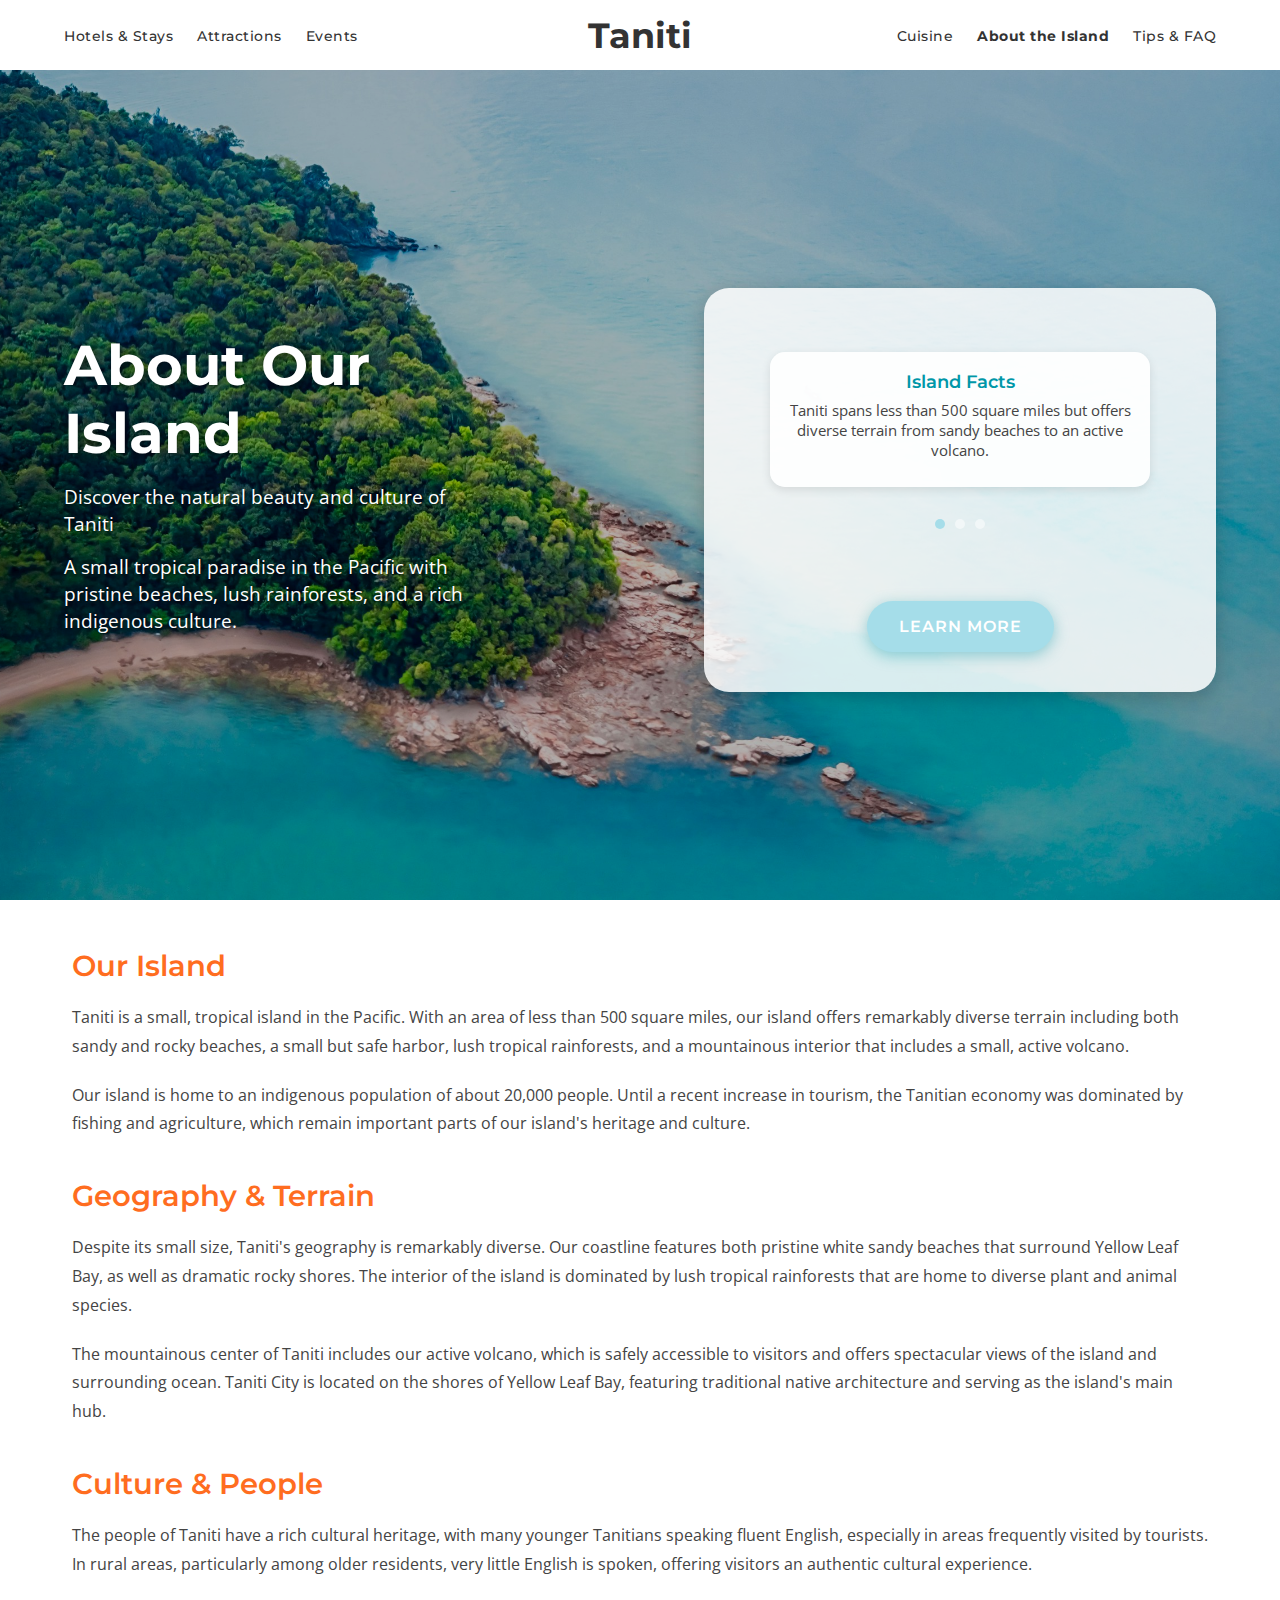
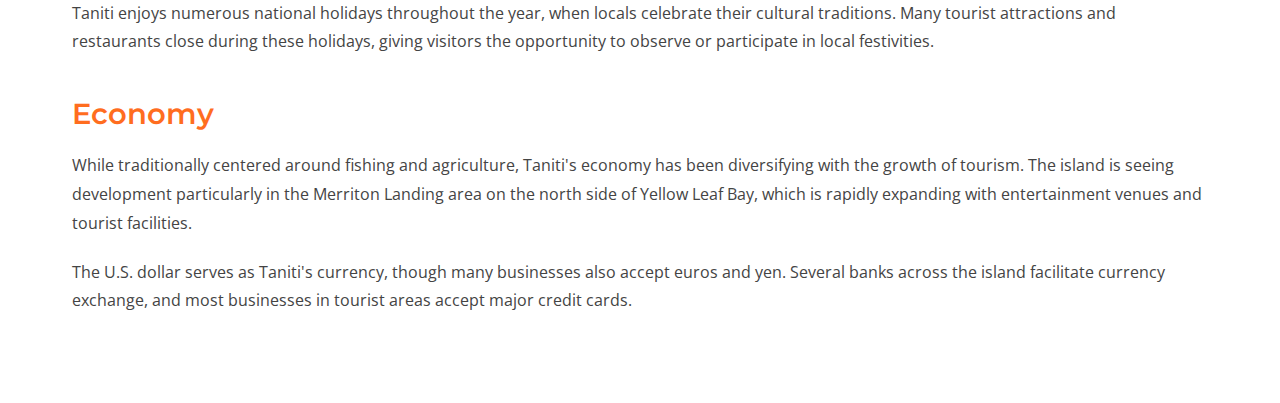
<file: about/index.html>
<!DOCTYPE html>
<html lang="en">
<head>
    <meta charset="UTF-8">
    <meta name="viewport" content="width=device-width, initial-scale=1.0">
    <title>About Taniti - Discover Our Island</title>
    <link rel="stylesheet" href="../assets/styles.css">
    <link rel="stylesheet" href="https://cdnjs.cloudflare.com/ajax/libs/font-awesome/6.0.0/css/all.min.css">
    <script src="../assets/navbar.js" defer></script>
</head>
<body>
    <nav class="navbar">
        <div class="navbar-container">
            <ul class="navbar-left">
                <li><a href="../hotels-stays/index.html">Hotels & Stays</a></li>
                <li><a href="../attractions/index.html">Attractions</a></li>
                <li><a href="../events/index.html">Events</a></li>
            </ul>
            <a href="../index.html" class="navbar-brand">Taniti</a>
            <ul class="navbar-right">
                <li><a href="../cuisine/index.html">Cuisine</a></li>
                <li><a href="index.html" class="active">About the Island</a></li>
                <li><a href="../faq/index.html">Tips & FAQ</a></li>
            </ul>
        </div>
    </nav>

    <section class="subpage-hero about-hero">
        <div class="subpage-hero-overlay"></div>
        <div class="subpage-hero-container">
            <div class="subpage-hero-title">
                <h1>About Our Island</h1>
                <p>Discover the natural beauty and culture of Taniti</p>
                <p>A small tropical paradise in the Pacific with pristine beaches, lush rainforests, and a rich indigenous culture.</p>
            </div>
            <div class="subpage-hero-content-box">
                <div class="info-carousel">
                    <div class="carousel-item active">
                        <h3>Island Facts</h3>
                        <p>Taniti spans less than 500 square miles but offers diverse terrain from sandy beaches to an active volcano.</p>
                    </div>
                    <div class="carousel-item">
                        <h3>Local Culture</h3>
                        <p>Our indigenous population of 20,000 people maintains rich cultural traditions while embracing sustainable tourism.</p>
                    </div>
                    <div class="carousel-item">
                        <h3>Island Economy</h3>
                        <p>Traditionally centered on fishing and agriculture, our economy is now diversifying with growing tourism opportunities.</p>
                    </div>
                    <div class="carousel-dots">
                        <div class="carousel-dot active" data-index="0"></div>
                        <div class="carousel-dot" data-index="1"></div>
                        <div class="carousel-dot" data-index="2"></div>
                    </div>
                </div>
                
                <a href="#content" class="cta-btn">Learn More</a>
            </div>
        </div>
    </section>

    <section id="content" class="subpage-main-content">
        <div class="container">
            <div class="content-block">
                <h2 class="content-heading">Our Island</h2>
                <p class="content-text">
                    Taniti is a small, tropical island in the Pacific. With an area of less than 500 square miles, our island offers remarkably diverse terrain including both sandy and rocky beaches, a small but safe harbor, lush tropical rainforests, and a mountainous interior that includes a small, active volcano.
                </p>
                <p class="content-text">
                    Our island is home to an indigenous population of about 20,000 people. Until a recent increase in tourism, the Tanitian economy was dominated by fishing and agriculture, which remain important parts of our island's heritage and culture.
                </p>
            </div>
            
            <div class="content-block">
                <h2 class="content-heading">Geography & Terrain</h2>
                <p class="content-text">
                    Despite its small size, Taniti's geography is remarkably diverse. Our coastline features both pristine white sandy beaches that surround Yellow Leaf Bay, as well as dramatic rocky shores. The interior of the island is dominated by lush tropical rainforests that are home to diverse plant and animal species.
                </p>
                <p class="content-text">
                    The mountainous center of Taniti includes our active volcano, which is safely accessible to visitors and offers spectacular views of the island and surrounding ocean. Taniti City is located on the shores of Yellow Leaf Bay, featuring traditional native architecture and serving as the island's main hub.
                </p>
            </div>
            
            <div class="content-block">
                <h2 class="content-heading">Culture & People</h2>
                <p class="content-text">
                    The people of Taniti have a rich cultural heritage, with many younger Tanitians speaking fluent English, especially in areas frequently visited by tourists. In rural areas, particularly among older residents, very little English is spoken, offering visitors an authentic cultural experience.
                </p>
                <p class="content-text">
                    Taniti enjoys numerous national holidays throughout the year, when locals celebrate their cultural traditions. Many tourist attractions and restaurants close during these holidays, giving visitors the opportunity to observe or participate in local festivities.
                </p>
            </div>

            <div class="content-block">
                <h2 class="content-heading">Economy</h2>
                <p class="content-text">
                    While traditionally centered around fishing and agriculture, Taniti's economy has been diversifying with the growth of tourism. The island is seeing development particularly in the Merriton Landing area on the north side of Yellow Leaf Bay, which is rapidly expanding with entertainment venues and tourist facilities.
                </p>
                <p class="content-text">
                    The U.S. dollar serves as Taniti's currency, though many businesses also accept euros and yen. Several banks across the island facilitate currency exchange, and most businesses in tourist areas accept major credit cards.
                </p>
            </div>
        </div>
    </section>
</body>
</html>
</file>
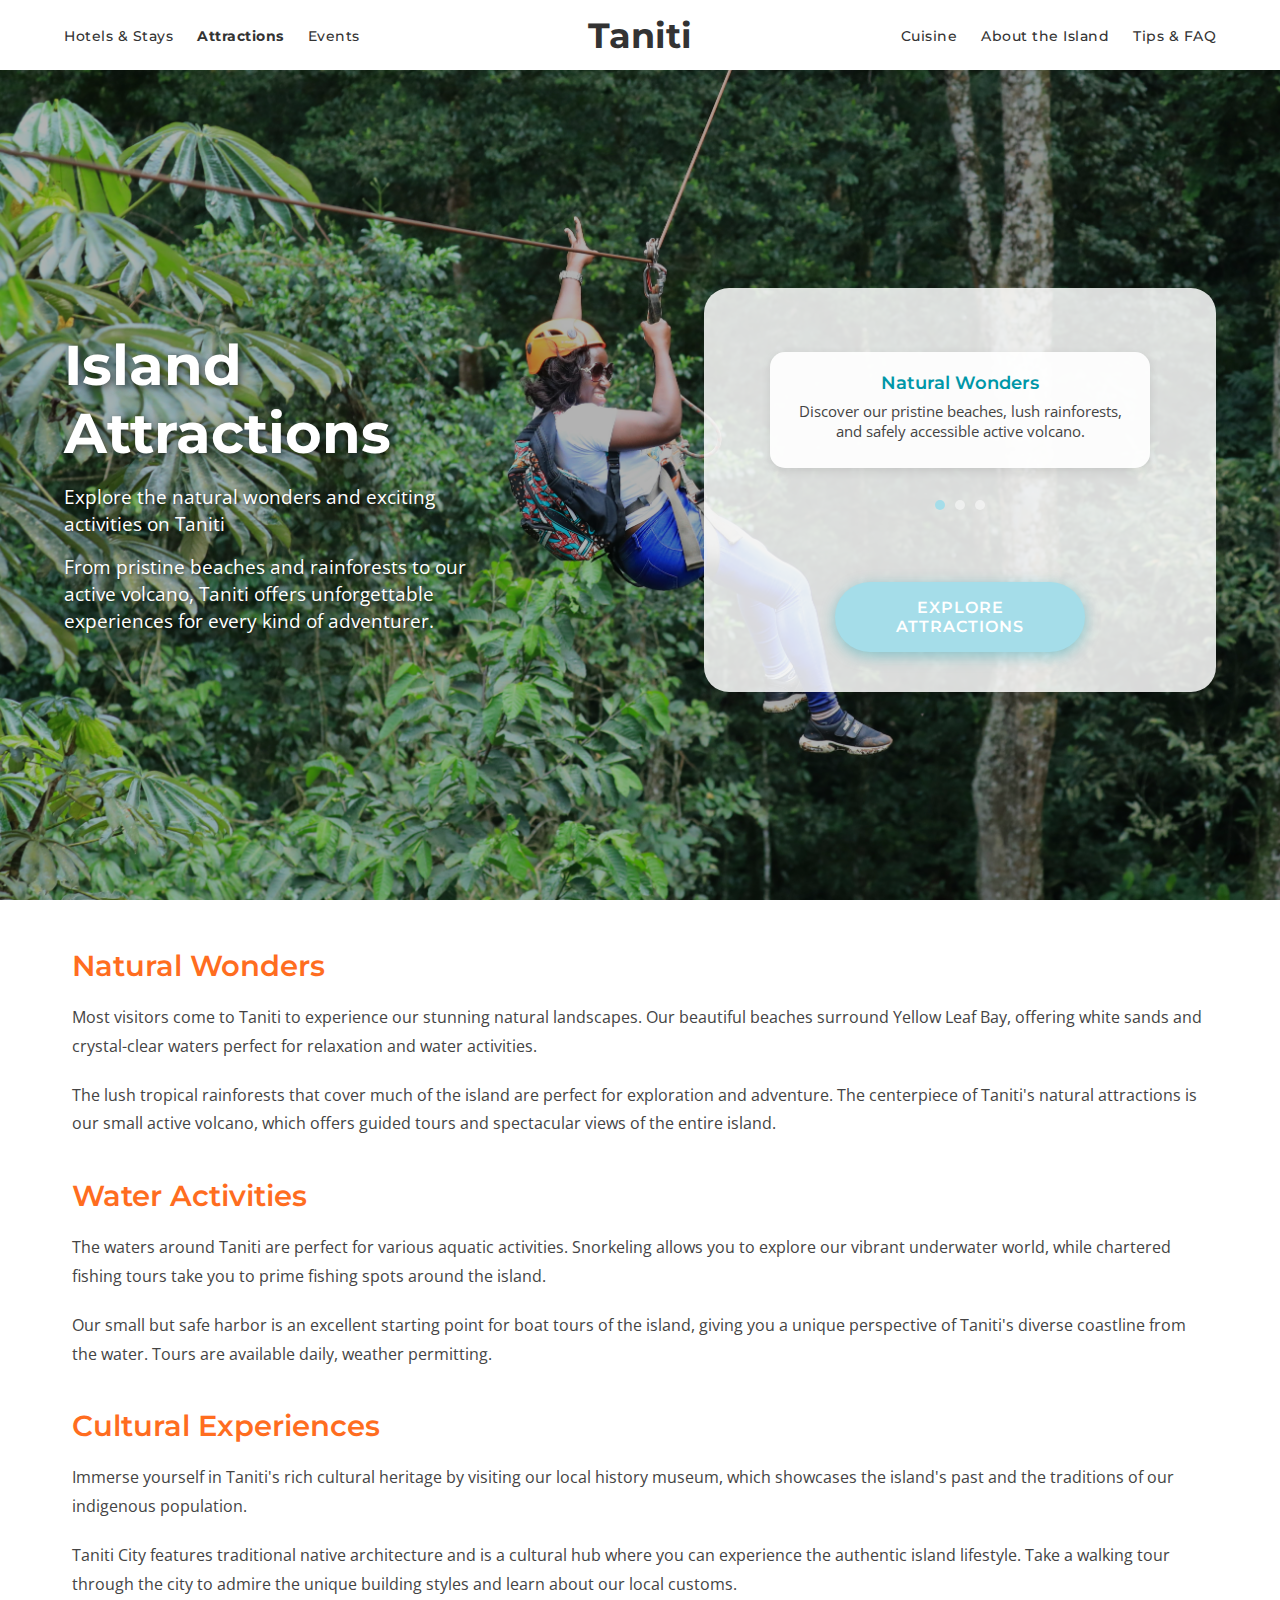
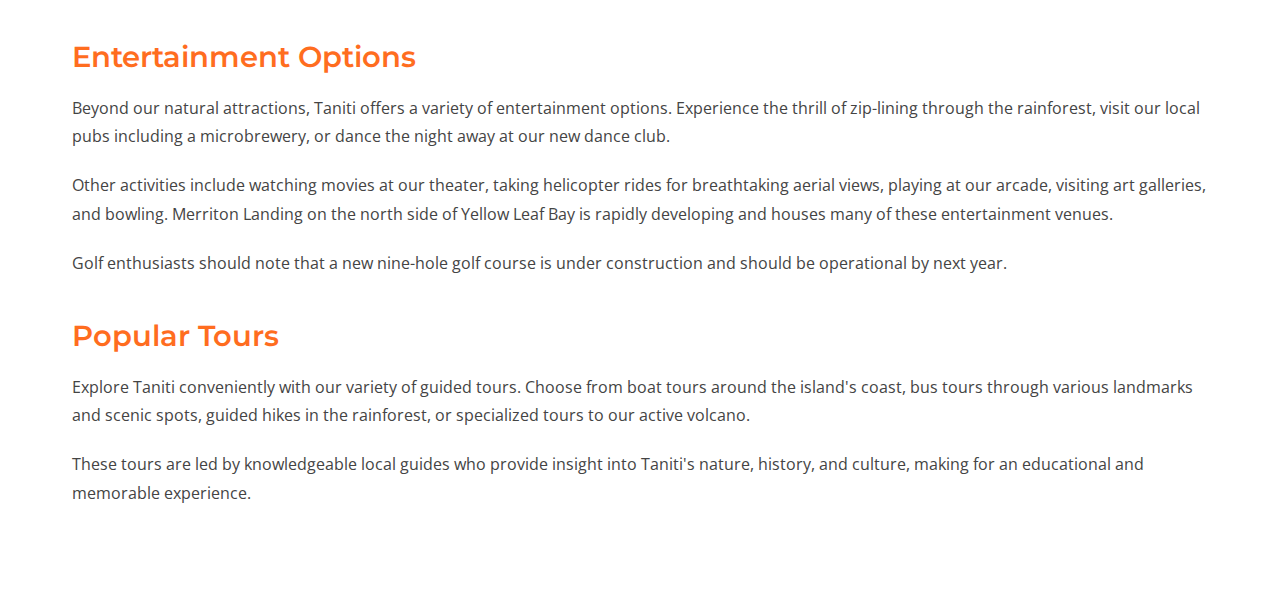
<file: attractions/index.html>
<!DOCTYPE html>
<html lang="en">
<head>
    <meta charset="UTF-8">
    <meta name="viewport" content="width=device-width, initial-scale=1.0">
    <title>Attractions - Taniti Island</title>
    <link rel="stylesheet" href="../assets/styles.css">
    <link rel="stylesheet" href="https://cdnjs.cloudflare.com/ajax/libs/font-awesome/6.0.0/css/all.min.css">
    <script src="../assets/navbar.js" defer></script>
</head>
<body>
    <nav class="navbar">
        <div class="navbar-container">
            <ul class="navbar-left">
                <li><a href="../hotels-stays/index.html">Hotels & Stays</a></li>
                <li><a href="index.html" class="active">Attractions</a></li>
                <li><a href="../events/index.html">Events</a></li>
            </ul>
            <a href="../index.html" class="navbar-brand">Taniti</a>
            <ul class="navbar-right">
                <li><a href="../cuisine/index.html">Cuisine</a></li>
                <li><a href="../about/index.html">About the Island</a></li>
                <li><a href="../faq/index.html">Tips & FAQ</a></li>
            </ul>
        </div>
    </nav>

    <section class="subpage-hero attractions-hero">
        <div class="subpage-hero-overlay"></div>
        <div class="subpage-hero-container">
            <div class="subpage-hero-title">
                <h1>Island Attractions</h1>
                <p>Explore the natural wonders and exciting activities on Taniti</p>
                <p>From pristine beaches and rainforests to our active volcano, Taniti offers unforgettable experiences for every kind of adventurer.</p>
            </div>
            <div class="subpage-hero-content-box">
                <div class="info-carousel">
                    <div class="carousel-item active">
                        <h3>Natural Wonders</h3>
                        <p>Discover our pristine beaches, lush rainforests, and safely accessible active volcano.</p>
                    </div>
                    <div class="carousel-item">
                        <h3>Water Activities</h3>
                        <p>Enjoy snorkeling in crystal waters, chartered fishing, or boat tours around our diverse coastline.</p>
                    </div>
                    <div class="carousel-item">
                        <h3>Entertainment</h3>
                        <p>Experience zip-lining, visit microbreweries, and explore our many entertainment venues.</p>
                    </div>
                    <div class="carousel-dots">
                        <div class="carousel-dot active" data-index="0"></div>
                        <div class="carousel-dot" data-index="1"></div>
                        <div class="carousel-dot" data-index="2"></div>
                    </div>
                </div>
                
                <a href="#featured-attractions" class="cta-btn">Explore Attractions</a>
            </div>
        </div>
    </section>

    <section id="featured-attractions" class="subpage-main-content">
        <div class="container">
            <div class="content-block">
                <h2 class="content-heading">Natural Wonders</h2>
                <p class="content-text">
                    Most visitors come to Taniti to experience our stunning natural landscapes. Our beautiful beaches surround Yellow Leaf Bay, offering white sands and crystal-clear waters perfect for relaxation and water activities.
                </p>
                <p class="content-text">
                    The lush tropical rainforests that cover much of the island are perfect for exploration and adventure. The centerpiece of Taniti's natural attractions is our small active volcano, which offers guided tours and spectacular views of the entire island.
                </p>
            </div>
            
            <div class="content-block">
                <h2 class="content-heading">Water Activities</h2>
                <p class="content-text">
                    The waters around Taniti are perfect for various aquatic activities. Snorkeling allows you to explore our vibrant underwater world, while chartered fishing tours take you to prime fishing spots around the island.
                </p>
                <p class="content-text">
                    Our small but safe harbor is an excellent starting point for boat tours of the island, giving you a unique perspective of Taniti's diverse coastline from the water. Tours are available daily, weather permitting.
                </p>
            </div>
            
            <div class="content-block">
                <h2 class="content-heading">Cultural Experiences</h2>
                <p class="content-text">
                    Immerse yourself in Taniti's rich cultural heritage by visiting our local history museum, which showcases the island's past and the traditions of our indigenous population.
                </p>
                <p class="content-text">
                    Taniti City features traditional native architecture and is a cultural hub where you can experience the authentic island lifestyle. Take a walking tour through the city to admire the unique building styles and learn about our local customs.
                </p>
            </div>

            <div class="content-block">
                <h2 class="content-heading">Entertainment Options</h2>
                <p class="content-text">
                    Beyond our natural attractions, Taniti offers a variety of entertainment options. Experience the thrill of zip-lining through the rainforest, visit our local pubs including a microbrewery, or dance the night away at our new dance club.
                </p>
                <p class="content-text">
                    Other activities include watching movies at our theater, taking helicopter rides for breathtaking aerial views, playing at our arcade, visiting art galleries, and bowling. Merriton Landing on the north side of Yellow Leaf Bay is rapidly developing and houses many of these entertainment venues.
                </p>
                <p class="content-text">
                    Golf enthusiasts should note that a new nine-hole golf course is under construction and should be operational by next year.
                </p>
            </div>

            <div class="content-block">
                <h2 class="content-heading">Popular Tours</h2>
                <p class="content-text">
                    Explore Taniti conveniently with our variety of guided tours. Choose from boat tours around the island's coast, bus tours through various landmarks and scenic spots, guided hikes in the rainforest, or specialized tours to our active volcano.
                </p>
                <p class="content-text">
                    These tours are led by knowledgeable local guides who provide insight into Taniti's nature, history, and culture, making for an educational and memorable experience.
                </p>
            </div>
        </div>
    </section>
</body>
</html>
</file>
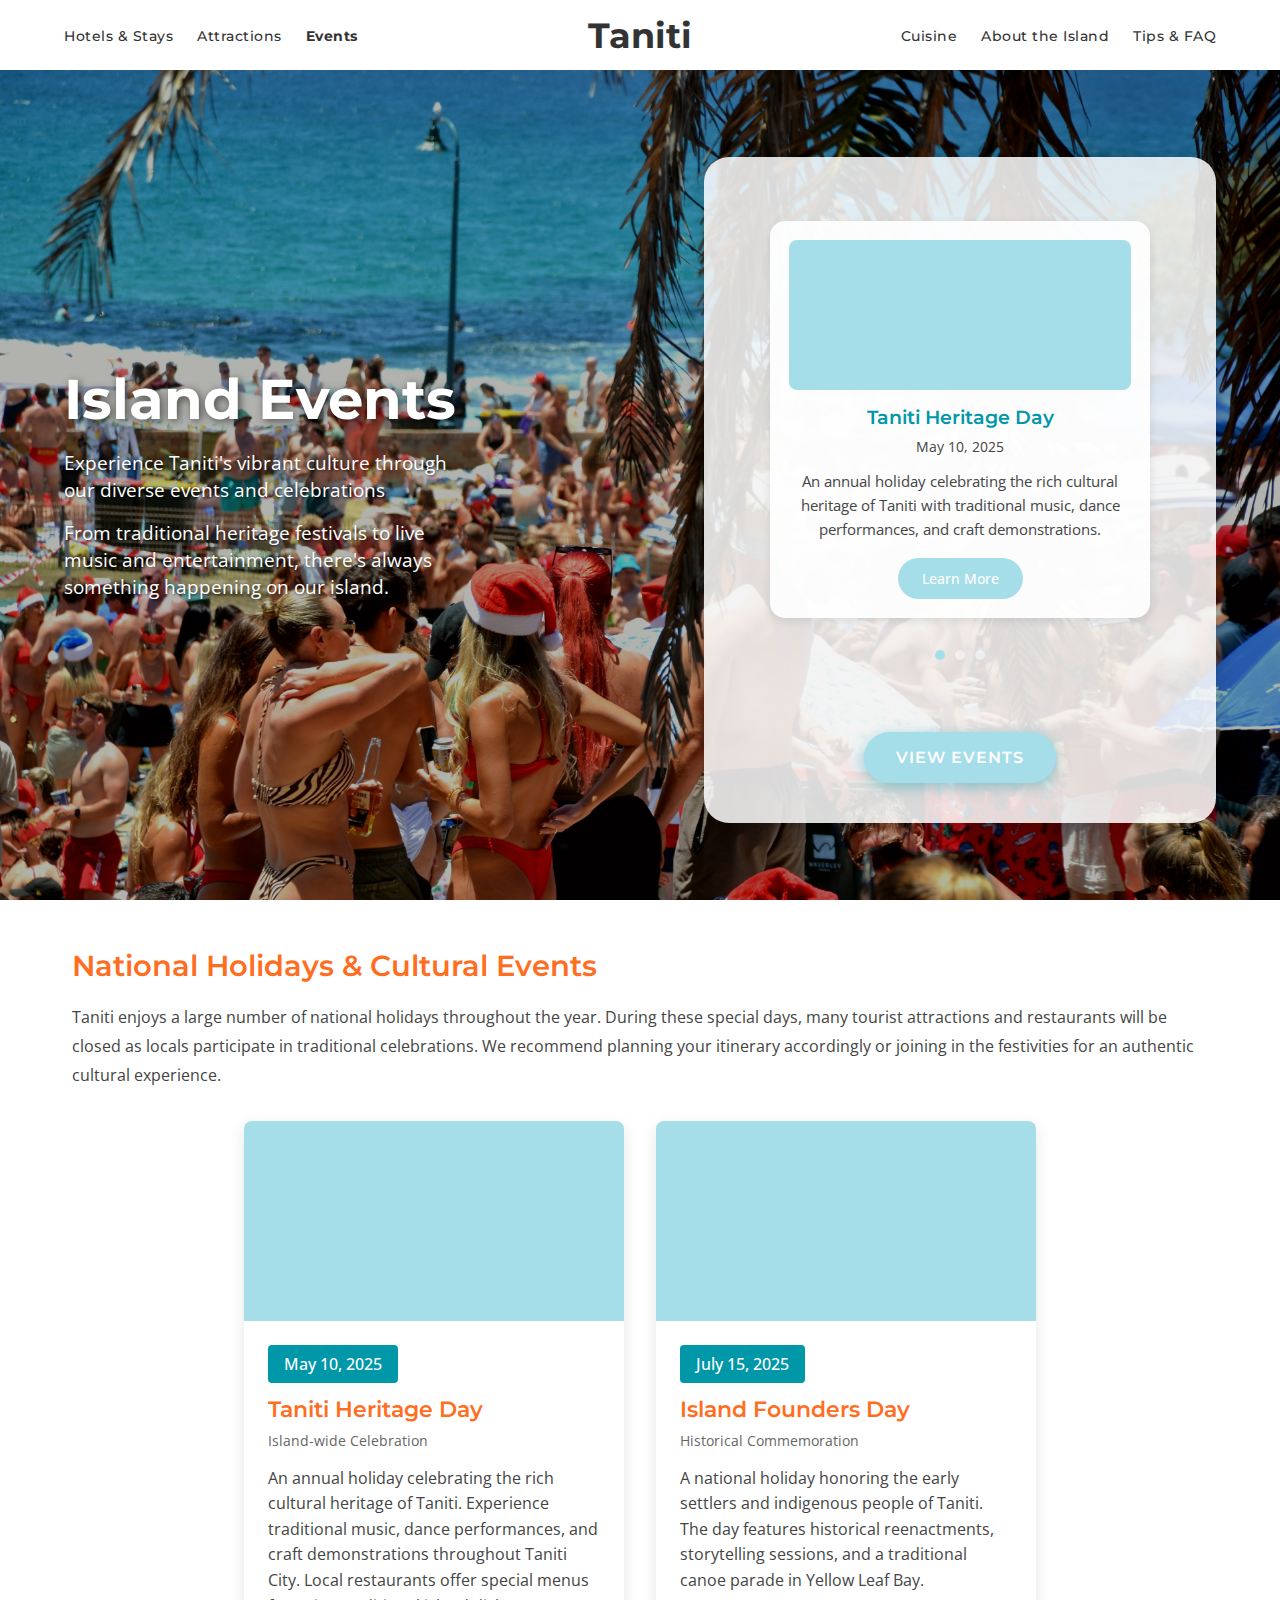
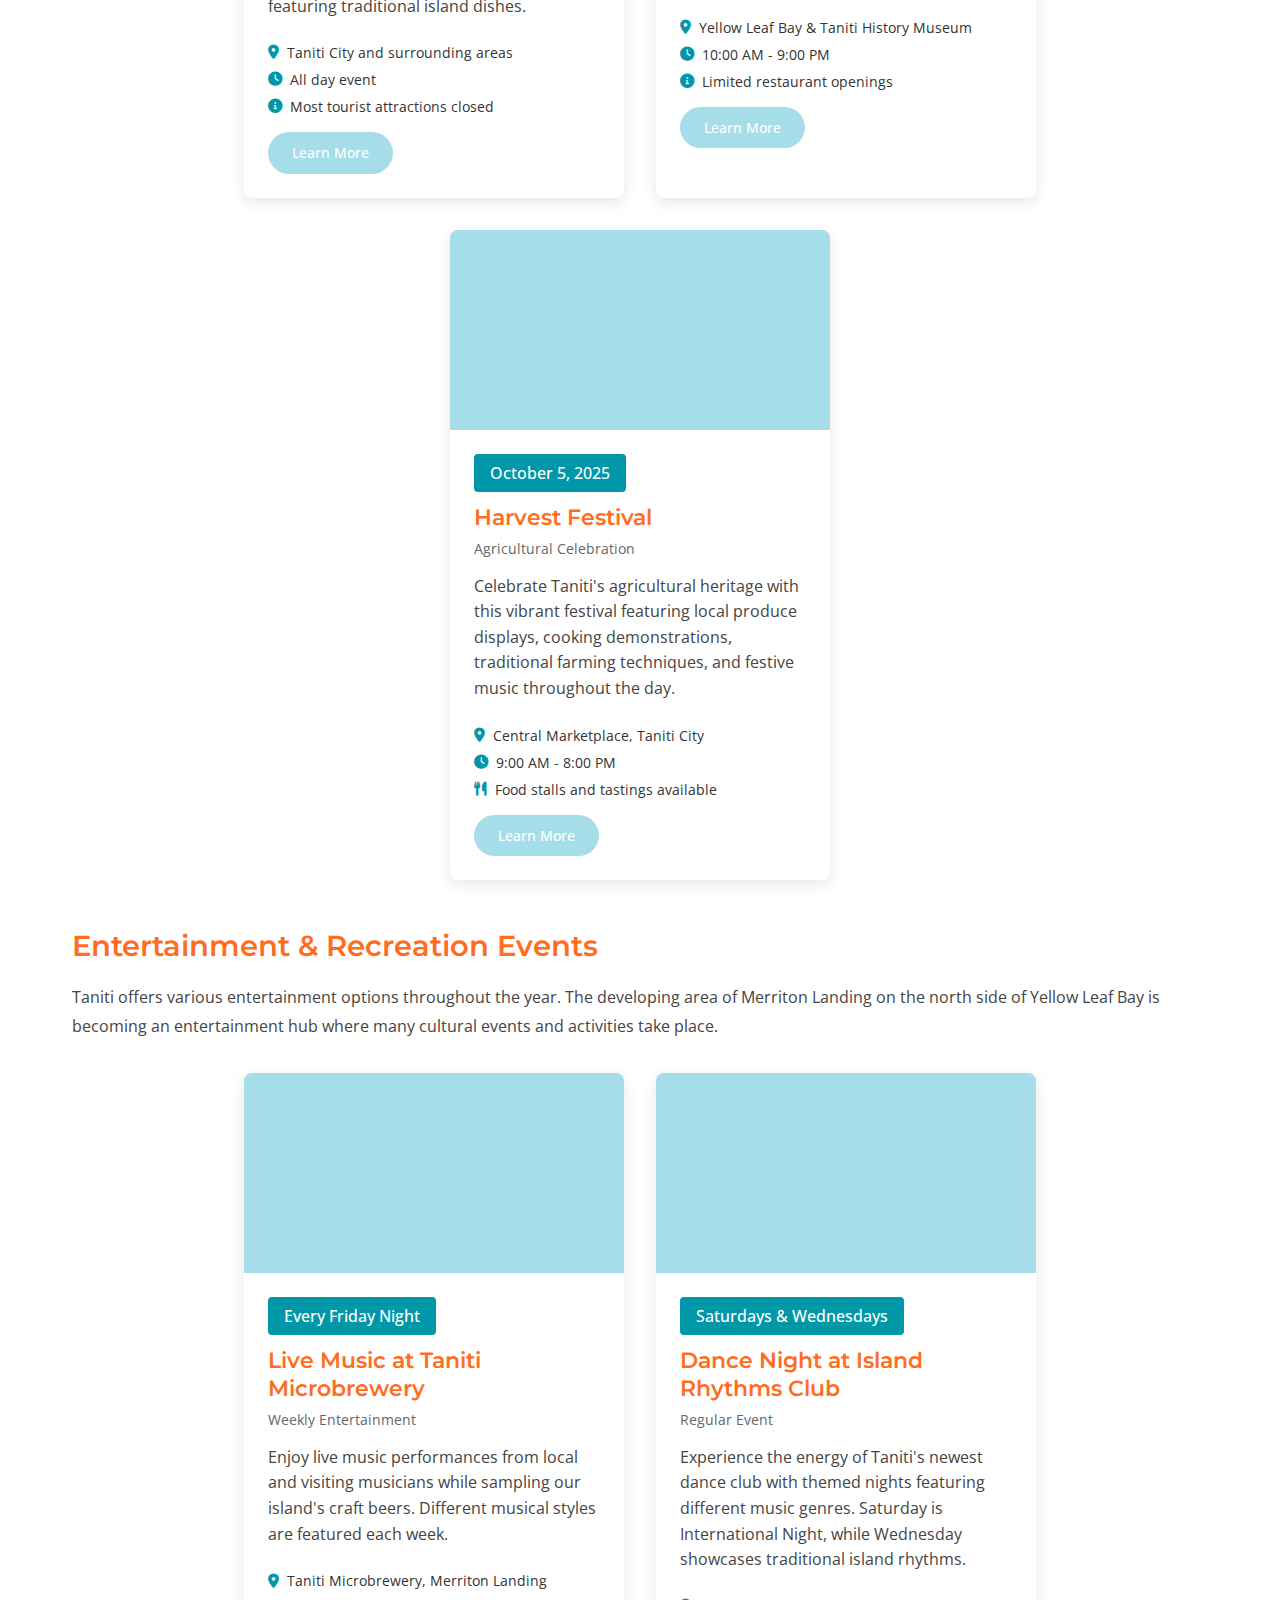
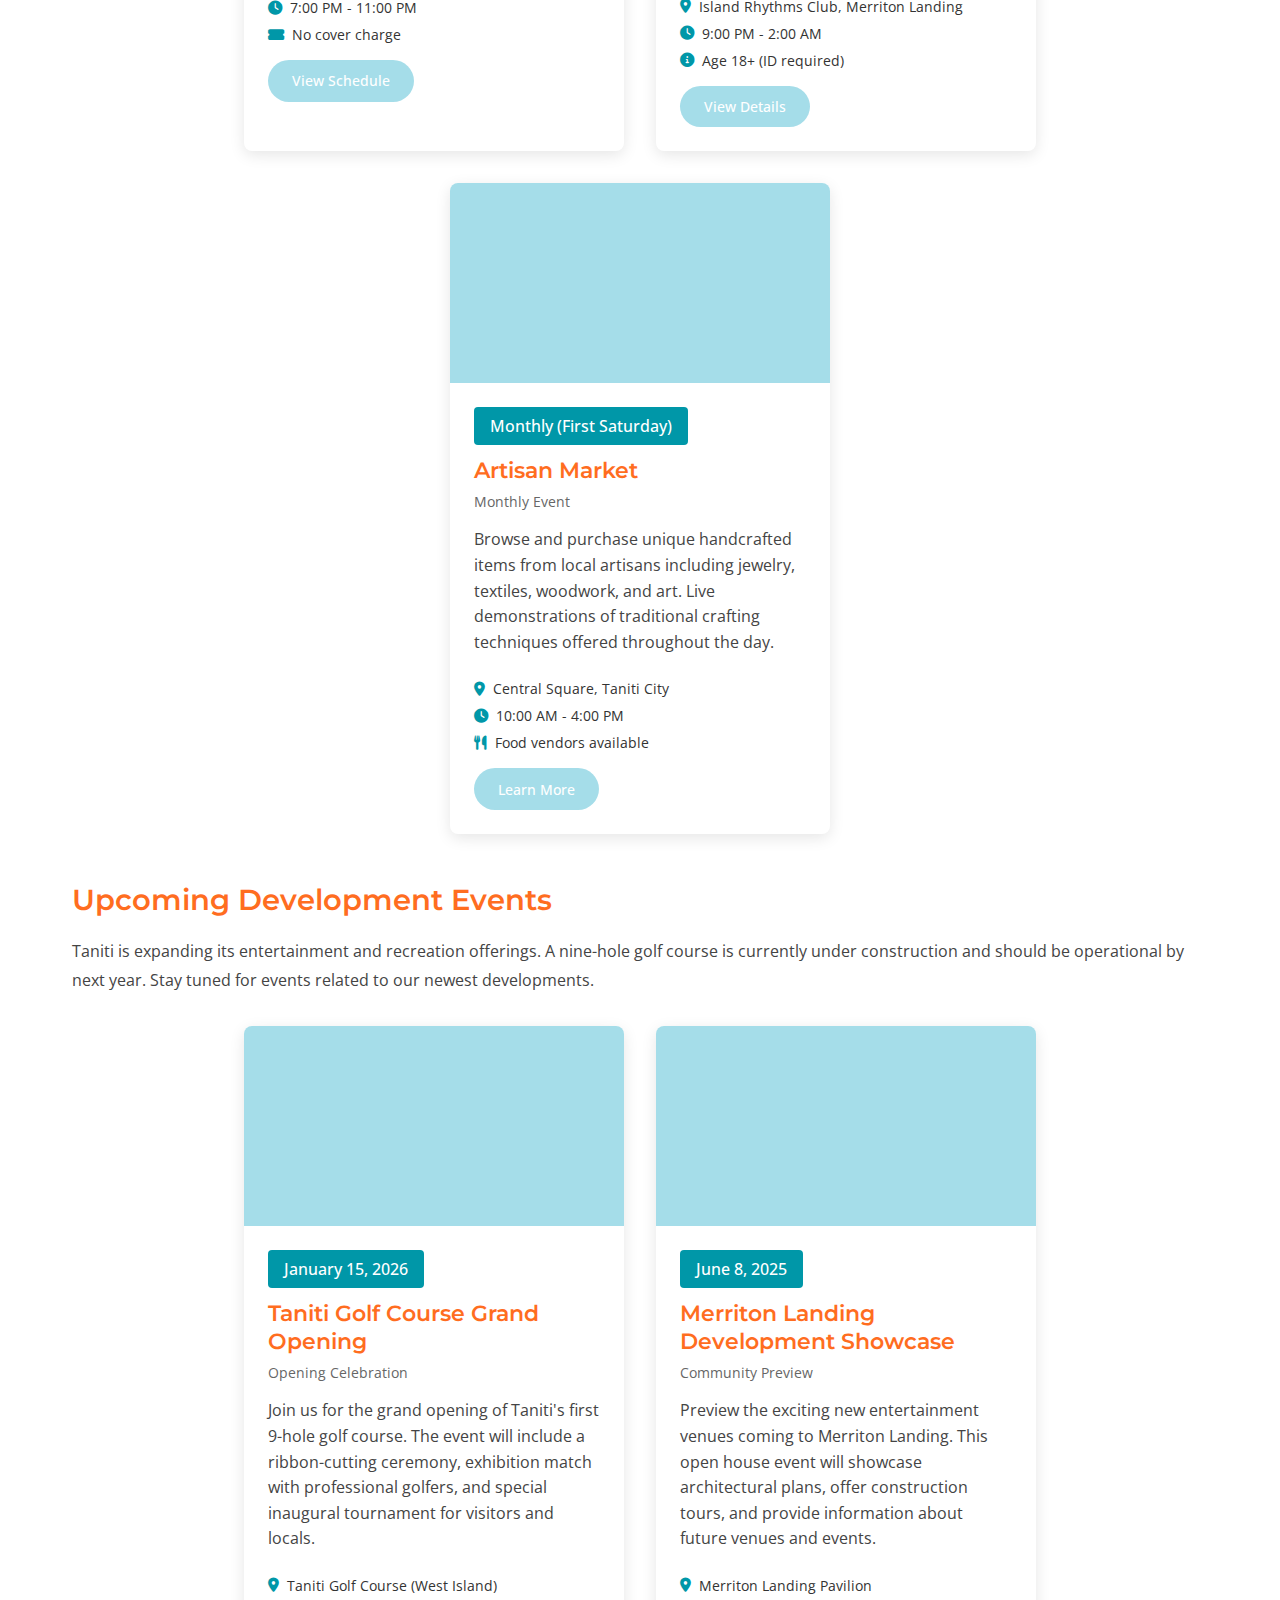
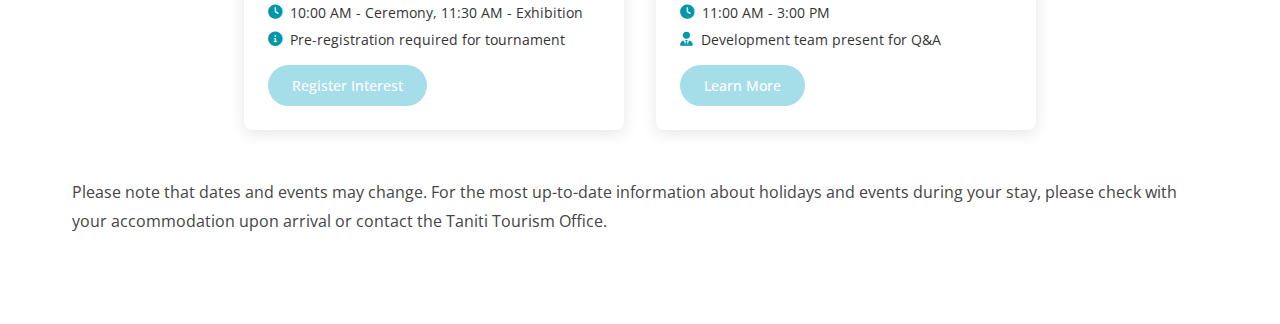
<file: events/index.html>
<!DOCTYPE html>
<html lang="en">
<head>
    <meta charset="UTF-8">
    <meta name="viewport" content="width=device-width, initial-scale=1.0">
    <title>Events - Taniti Island</title>
    <link rel="stylesheet" href="../assets/styles.css">
    <link rel="stylesheet" href="../assets/carousel-styles.css">
    <link rel="stylesheet" href="https://cdnjs.cloudflare.com/ajax/libs/font-awesome/6.0.0/css/all.min.css">
    <script src="../assets/navbar.js" defer></script>
    <script src="../assets/carousel.js" defer></script>
</head>
<body>
    <nav class="navbar">
        <div class="navbar-container">
            <ul class="navbar-left">
                <li><a href="../hotels-stays/index.html">Hotels & Stays</a></li>
                <li><a href="../attractions/index.html">Attractions</a></li>
                <li><a href="index.html" class="active">Events</a></li>
            </ul>
            <a href="../index.html" class="navbar-brand">Taniti</a>
            <ul class="navbar-right">
                <li><a href="../cuisine/index.html">Cuisine</a></li>
                <li><a href="../about/index.html">About the Island</a></li>
                <li><a href="../faq/index.html">Tips & FAQ</a></li>
            </ul>
        </div>
    </nav>

    <section class="subpage-hero events-hero">
        <div class="subpage-hero-overlay"></div>
        <div class="subpage-hero-container">
            <div class="subpage-hero-title">
                <h1>Island Events</h1>
                <p>Experience Taniti's vibrant culture through our diverse events and celebrations</p>
                <p>From traditional heritage festivals to live music and entertainment, there's always something happening on our island.</p>
            </div>
            <div class="subpage-hero-content-box">
                <div class="info-carousel">
                    <div class="carousel-item active">
                        <div class="card-image" style="background-image: url('https://images.unsplash.com/photo-1533174072545-7a4b6ad7a6c3?ixlib=rb-4.0.3&auto=format&fit=crop&w=1080&q=80');"></div>
                        <h3 class="card-title">Taniti Heritage Day</h3>
                        <p class="card-subtitle">May 10, 2025</p>
                        <p class="card-description">An annual holiday celebrating the rich cultural heritage of Taniti with traditional music, dance performances, and craft demonstrations.</p>
                        <a href="#upcoming-events" class="card-button">Learn More</a>
                    </div>
                    <div class="carousel-item">
                        <div class="card-image" style="background-image: url('https://images.unsplash.com/photo-1537763251863-4ef771ed9677?ixlib=rb-4.0.3&auto=format&fit=crop&w=1080&q=80');"></div>
                        <h3 class="card-title">Live Music at Taniti Microbrewery</h3>
                        <p class="card-subtitle">Every Friday Night</p>
                        <p class="card-description">Enjoy live music performances from local and visiting musicians while sampling our island's craft beers.</p>
                        <a href="#upcoming-events" class="card-button">View Schedule</a>
                    </div>
                    <div class="carousel-item">
                        <div class="card-image" style="background-image: url('https://images.unsplash.com/photo-1587174486073-ae5e5cff23aa?ixlib=rb-4.0.3&auto=format&fit=crop&w=1080&q=80');"></div>
                        <h3 class="card-title">Taniti Golf Course Opening</h3>
                        <p class="card-subtitle">January 15, 2026</p>
                        <p class="card-description">Join us for the grand opening of Taniti's first 9-hole golf course with an exhibition match and inaugural tournament.</p>
                        <a href="#upcoming-events" class="card-button">Register Interest</a>
                    </div>
                    <div class="carousel-dots">
                        <div class="carousel-dot active" data-index="0"></div>
                        <div class="carousel-dot" data-index="1"></div>
                        <div class="carousel-dot" data-index="2"></div>
                    </div>
                </div>
                
                <a href="#upcoming-events" class="cta-btn">View Events</a>
            </div>
        </div>
    </section>

    <section id="upcoming-events" class="subpage-main-content">
        <div class="container">
            <div class="content-block">
                <h2 class="content-heading">National Holidays & Cultural Events</h2>
                <p class="content-text">
                    Taniti enjoys a large number of national holidays throughout the year. During these special days, many tourist attractions and restaurants will be closed as locals participate in traditional celebrations. We recommend planning your itinerary accordingly or joining in the festivities for an authentic cultural experience.
                </p>
                
                <div class="card-grid">
                    <div class="card">
                        <div class="card-image" style="background-image: url('https://images.unsplash.com/photo-1533174072545-7a4b6ad7a6c3?ixlib=rb-4.0.3&auto=format&fit=crop&w=1080&q=80');"></div>
                        <div class="card-content">
                            <div class="event-date">May 10, 2025</div>
                            <h3 class="card-title">Taniti Heritage Day</h3>
                            <p class="card-subtitle">Island-wide Celebration</p>
                            <p class="card-description">An annual holiday celebrating the rich cultural heritage of Taniti. Experience traditional music, dance performances, and craft demonstrations throughout Taniti City. Local restaurants offer special menus featuring traditional island dishes.</p>
                            <div class="card-details">
                                <div class="card-detail">
                                    <i class="fas fa-map-marker-alt"></i>
                                    <span>Taniti City and surrounding areas</span>
                                </div>
                                <div class="card-detail">
                                    <i class="fas fa-clock"></i>
                                    <span>All day event</span>
                                </div>
                                <div class="card-detail">
                                    <i class="fas fa-info-circle"></i>
                                    <span>Most tourist attractions closed</span>
                                </div>
                            </div>
                            <a href="#" class="card-button">Learn More</a>
                        </div>
                    </div>
                    
                    <div class="card">
                        <div class="card-image" style="background-image: url('https://images.unsplash.com/photo-1559310278-18a9192d909f?ixlib=rb-4.0.3&auto=format&fit=crop&w=1080&q=80');"></div>
                        <div class="card-content">
                            <div class="event-date">July 15, 2025</div>
                            <h3 class="card-title">Island Founders Day</h3>
                            <p class="card-subtitle">Historical Commemoration</p>
                            <p class="card-description">A national holiday honoring the early settlers and indigenous people of Taniti. The day features historical reenactments, storytelling sessions, and a traditional canoe parade in Yellow Leaf Bay.</p>
                            <div class="card-details">
                                <div class="card-detail">
                                    <i class="fas fa-map-marker-alt"></i>
                                    <span>Yellow Leaf Bay & Taniti History Museum</span>
                                </div>
                                <div class="card-detail">
                                    <i class="fas fa-clock"></i>
                                    <span>10:00 AM - 9:00 PM</span>
                                </div>
                                <div class="card-detail">
                                    <i class="fas fa-info-circle"></i>
                                    <span>Limited restaurant openings</span>
                                </div>
                            </div>
                            <a href="#" class="card-button">Learn More</a>
                        </div>
                    </div>
                    
                    <div class="card">
                        <div class="card-image" style="background-image: url('https://images.unsplash.com/photo-1536746803623-cef87080bfc8?ixlib=rb-4.0.3&auto=format&fit=crop&w=1080&q=80');"></div>
                        <div class="card-content">
                            <div class="event-date">October 5, 2025</div>
                            <h3 class="card-title">Harvest Festival</h3>
                            <p class="card-subtitle">Agricultural Celebration</p>
                            <p class="card-description">Celebrate Taniti's agricultural heritage with this vibrant festival featuring local produce displays, cooking demonstrations, traditional farming techniques, and festive music throughout the day.</p>
                            <div class="card-details">
                                <div class="card-detail">
                                    <i class="fas fa-map-marker-alt"></i>
                                    <span>Central Marketplace, Taniti City</span>
                                </div>
                                <div class="card-detail">
                                    <i class="fas fa-clock"></i>
                                    <span>9:00 AM - 8:00 PM</span>
                                </div>
                                <div class="card-detail">
                                    <i class="fas fa-utensils"></i>
                                    <span>Food stalls and tastings available</span>
                                </div>
                            </div>
                            <a href="#" class="card-button">Learn More</a>
                        </div>
                    </div>
                </div>
            </div>
            
            <div class="content-block">
                <h2 class="content-heading">Entertainment & Recreation Events</h2>
                <p class="content-text">
                    Taniti offers various entertainment options throughout the year. The developing area of Merriton Landing on the north side of Yellow Leaf Bay is becoming an entertainment hub where many cultural events and activities take place.
                </p>
                
                <div class="card-grid">
                    <div class="card">
                        <div class="card-image" style="background-image: url('https://images.unsplash.com/photo-1537763251863-4ef771ed9677?ixlib=rb-4.0.3&auto=format&fit=crop&w=1080&q=80');"></div>
                        <div class="card-content">
                            <div class="event-date">Every Friday Night</div>
                            <h3 class="card-title">Live Music at Taniti Microbrewery</h3>
                            <p class="card-subtitle">Weekly Entertainment</p>
                            <p class="card-description">Enjoy live music performances from local and visiting musicians while sampling our island's craft beers. Different musical styles are featured each week.</p>
                            <div class="card-details">
                                <div class="card-detail">
                                    <i class="fas fa-map-marker-alt"></i>
                                    <span>Taniti Microbrewery, Merriton Landing</span>
                                </div>
                                <div class="card-detail">
                                    <i class="fas fa-clock"></i>
                                    <span>7:00 PM - 11:00 PM</span>
                                </div>
                                <div class="card-detail">
                                    <i class="fas fa-ticket-alt"></i>
                                    <span>No cover charge</span>
                                </div>
                            </div>
                            <a href="#" class="card-button">View Schedule</a>
                        </div>
                    </div>
                    
                    <div class="card">
                        <div class="card-image" style="background-image: url('https://images.unsplash.com/photo-1556035511-3168381ea4d4?ixlib=rb-4.0.3&auto=format&fit=crop&w=1080&q=80');"></div>
                        <div class="card-content">
                            <div class="event-date">Saturdays & Wednesdays</div>
                            <h3 class="card-title">Dance Night at Island Rhythms Club</h3>
                            <p class="card-subtitle">Regular Event</p>
                            <p class="card-description">Experience the energy of Taniti's newest dance club with themed nights featuring different music genres. Saturday is International Night, while Wednesday showcases traditional island rhythms.</p>
                            <div class="card-details">
                                <div class="card-detail">
                                    <i class="fas fa-map-marker-alt"></i>
                                    <span>Island Rhythms Club, Merriton Landing</span>
                                </div>
                                <div class="card-detail">
                                    <i class="fas fa-clock"></i>
                                    <span>9:00 PM - 2:00 AM</span>
                                </div>
                                <div class="card-detail">
                                    <i class="fas fa-info-circle"></i>
                                    <span>Age 18+ (ID required)</span>
                                </div>
                            </div>
                            <a href="#" class="card-button">View Details</a>
                        </div>
                    </div>
                    
                    <div class="card">
                        <div class="card-image" style="background-image: url('https://images.unsplash.com/photo-1662487091369-a363c3f3bef3?ixlib=rb-4.0.3&auto=format&fit=crop&w=1080&q=80');"></div>
                        <div class="card-content">
                            <div class="event-date">Monthly (First Saturday)</div>
                            <h3 class="card-title">Artisan Market</h3>
                            <p class="card-subtitle">Monthly Event</p>
                            <p class="card-description">Browse and purchase unique handcrafted items from local artisans including jewelry, textiles, woodwork, and art. Live demonstrations of traditional crafting techniques offered throughout the day.</p>
                            <div class="card-details">
                                <div class="card-detail">
                                    <i class="fas fa-map-marker-alt"></i>
                                    <span>Central Square, Taniti City</span>
                                </div>
                                <div class="card-detail">
                                    <i class="fas fa-clock"></i>
                                    <span>10:00 AM - 4:00 PM</span>
                                </div>
                                <div class="card-detail">
                                    <i class="fas fa-utensils"></i>
                                    <span>Food vendors available</span>
                                </div>
                            </div>
                            <a href="#" class="card-button">Learn More</a>
                        </div>
                    </div>
                </div>
            </div>
            
            <div class="content-block">
                <h2 class="content-heading">Upcoming Development Events</h2>
                <p class="content-text">
                    Taniti is expanding its entertainment and recreation offerings. A nine-hole golf course is currently under construction and should be operational by next year. Stay tuned for events related to our newest developments.
                </p>
                
                <div class="card-grid">
                    <div class="card">
                        <div class="card-image" style="background-image: url('https://images.unsplash.com/photo-1587174486073-ae5e5cff23aa?ixlib=rb-4.0.3&auto=format&fit=crop&w=1080&q=80');"></div>
                        <div class="card-content">
                            <div class="event-date">January 15, 2026</div>
                            <h3 class="card-title">Taniti Golf Course Grand Opening</h3>
                            <p class="card-subtitle">Opening Celebration</p>
                            <p class="card-description">Join us for the grand opening of Taniti's first 9-hole golf course. The event will include a ribbon-cutting ceremony, exhibition match with professional golfers, and special inaugural tournament for visitors and locals.</p>
                            <div class="card-details">
                                <div class="card-detail">
                                    <i class="fas fa-map-marker-alt"></i>
                                    <span>Taniti Golf Course (West Island)</span>
                                </div>
                                <div class="card-detail">
                                    <i class="fas fa-clock"></i>
                                    <span>10:00 AM - Ceremony, 11:30 AM - Exhibition</span>
                                </div>
                                <div class="card-detail">
                                    <i class="fas fa-info-circle"></i>
                                    <span>Pre-registration required for tournament</span>
                                </div>
                            </div>
                            <a href="#" class="card-button">Register Interest</a>
                        </div>
                    </div>
                    
                    <div class="card">
                        <div class="card-image" style="background-image: url('https://images.unsplash.com/photo-1664972988916-da679f400f2b?q=80&w=2027&auto=format&fit=crop&w=1080&q=80');"></div>
                        <div class="card-content">
                            <div class="event-date">June 8, 2025</div>
                            <h3 class="card-title">Merriton Landing Development Showcase</h3>
                            <p class="card-subtitle">Community Preview</p>
                            <p class="card-description">Preview the exciting new entertainment venues coming to Merriton Landing. This open house event will showcase architectural plans, offer construction tours, and provide information about future venues and events.</p>
                            <div class="card-details">
                                <div class="card-detail">
                                    <i class="fas fa-map-marker-alt"></i>
                                    <span>Merriton Landing Pavilion</span>
                                </div>
                                <div class="card-detail">
                                    <i class="fas fa-clock"></i>
                                    <span>11:00 AM - 3:00 PM</span>
                                </div>
                                <div class="card-detail">
                                    <i class="fas fa-user-tie"></i>
                                    <span>Development team present for Q&A</span>
                                </div>
                            </div>
                            <a href="#" class="card-button">Learn More</a>
                        </div>
                    </div>
                </div>
            </div>

            <div class="content-block">
                <p class="content-text">
                    Please note that dates and events may change. For the most up-to-date information about holidays and events during your stay, please check with your accommodation upon arrival or contact the Taniti Tourism Office.
                </p>
            </div>
        </div>
    </section>
</body>
</html>
</file>
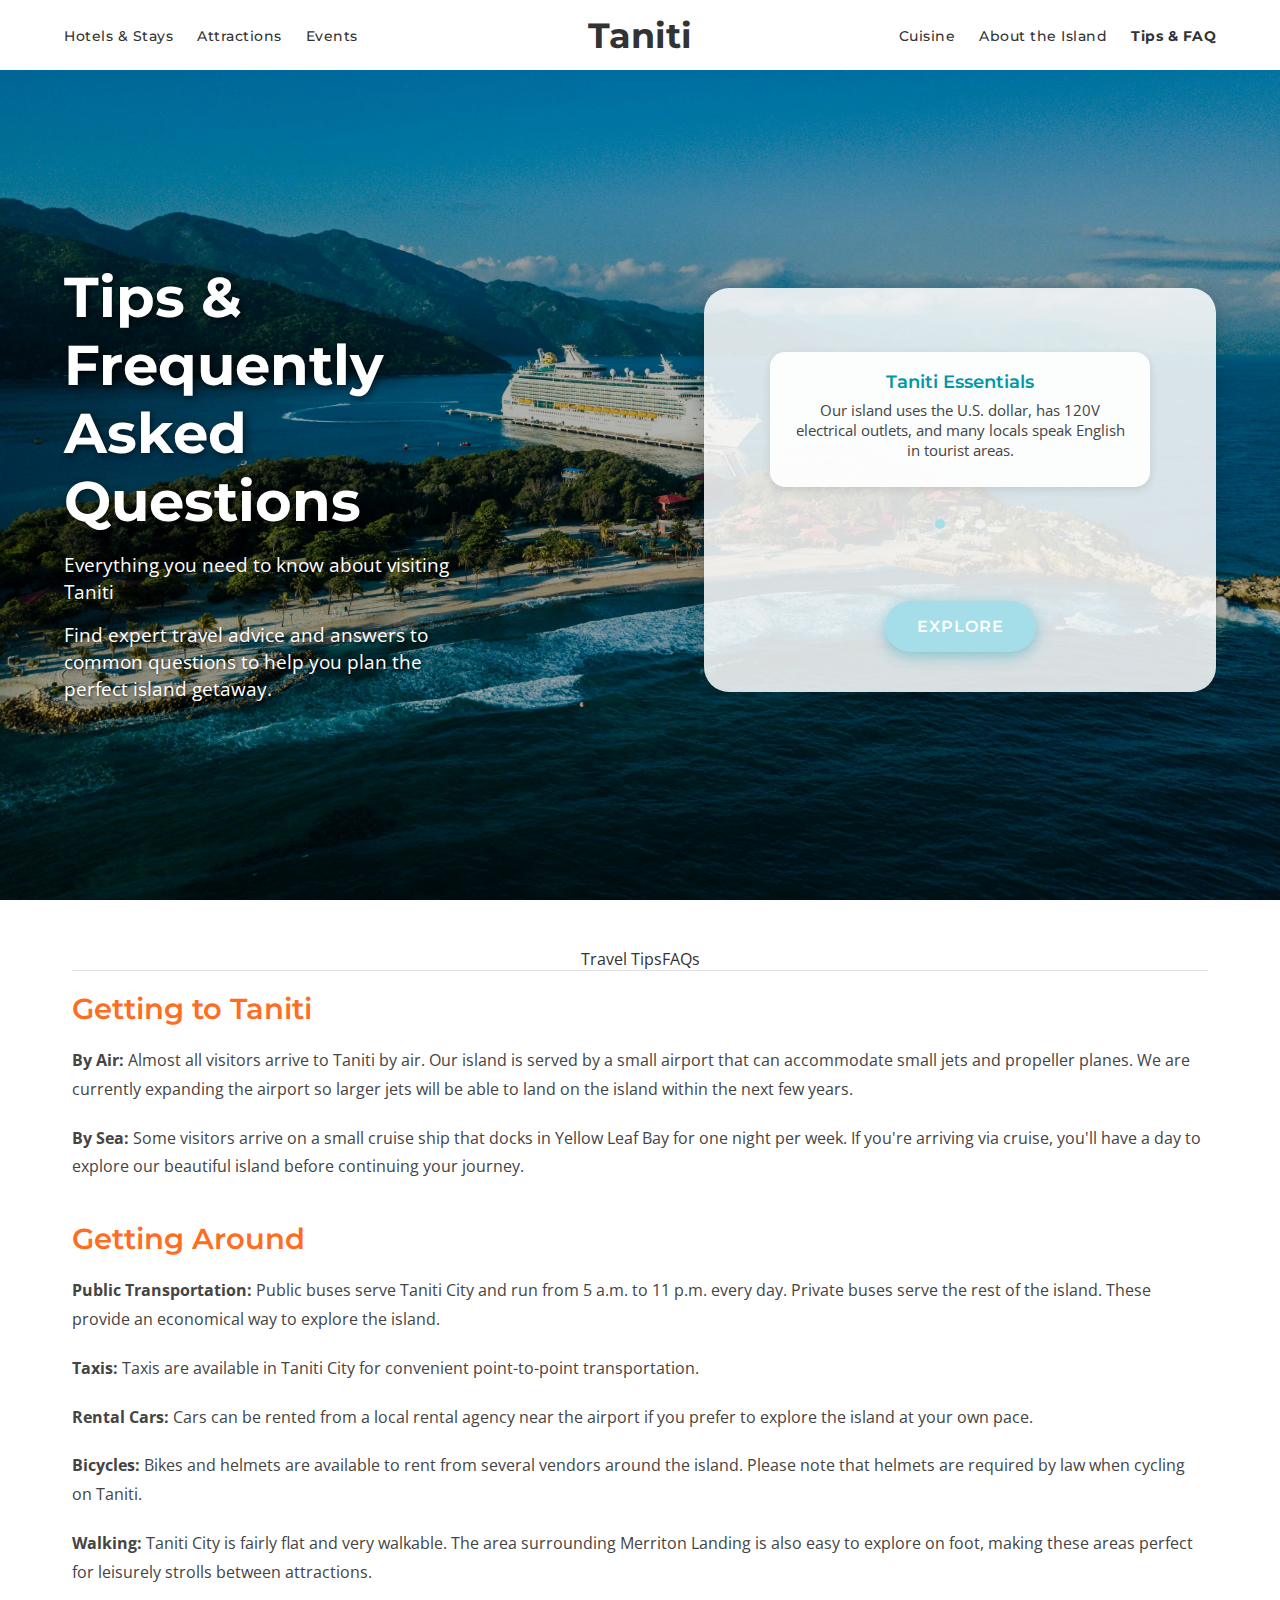
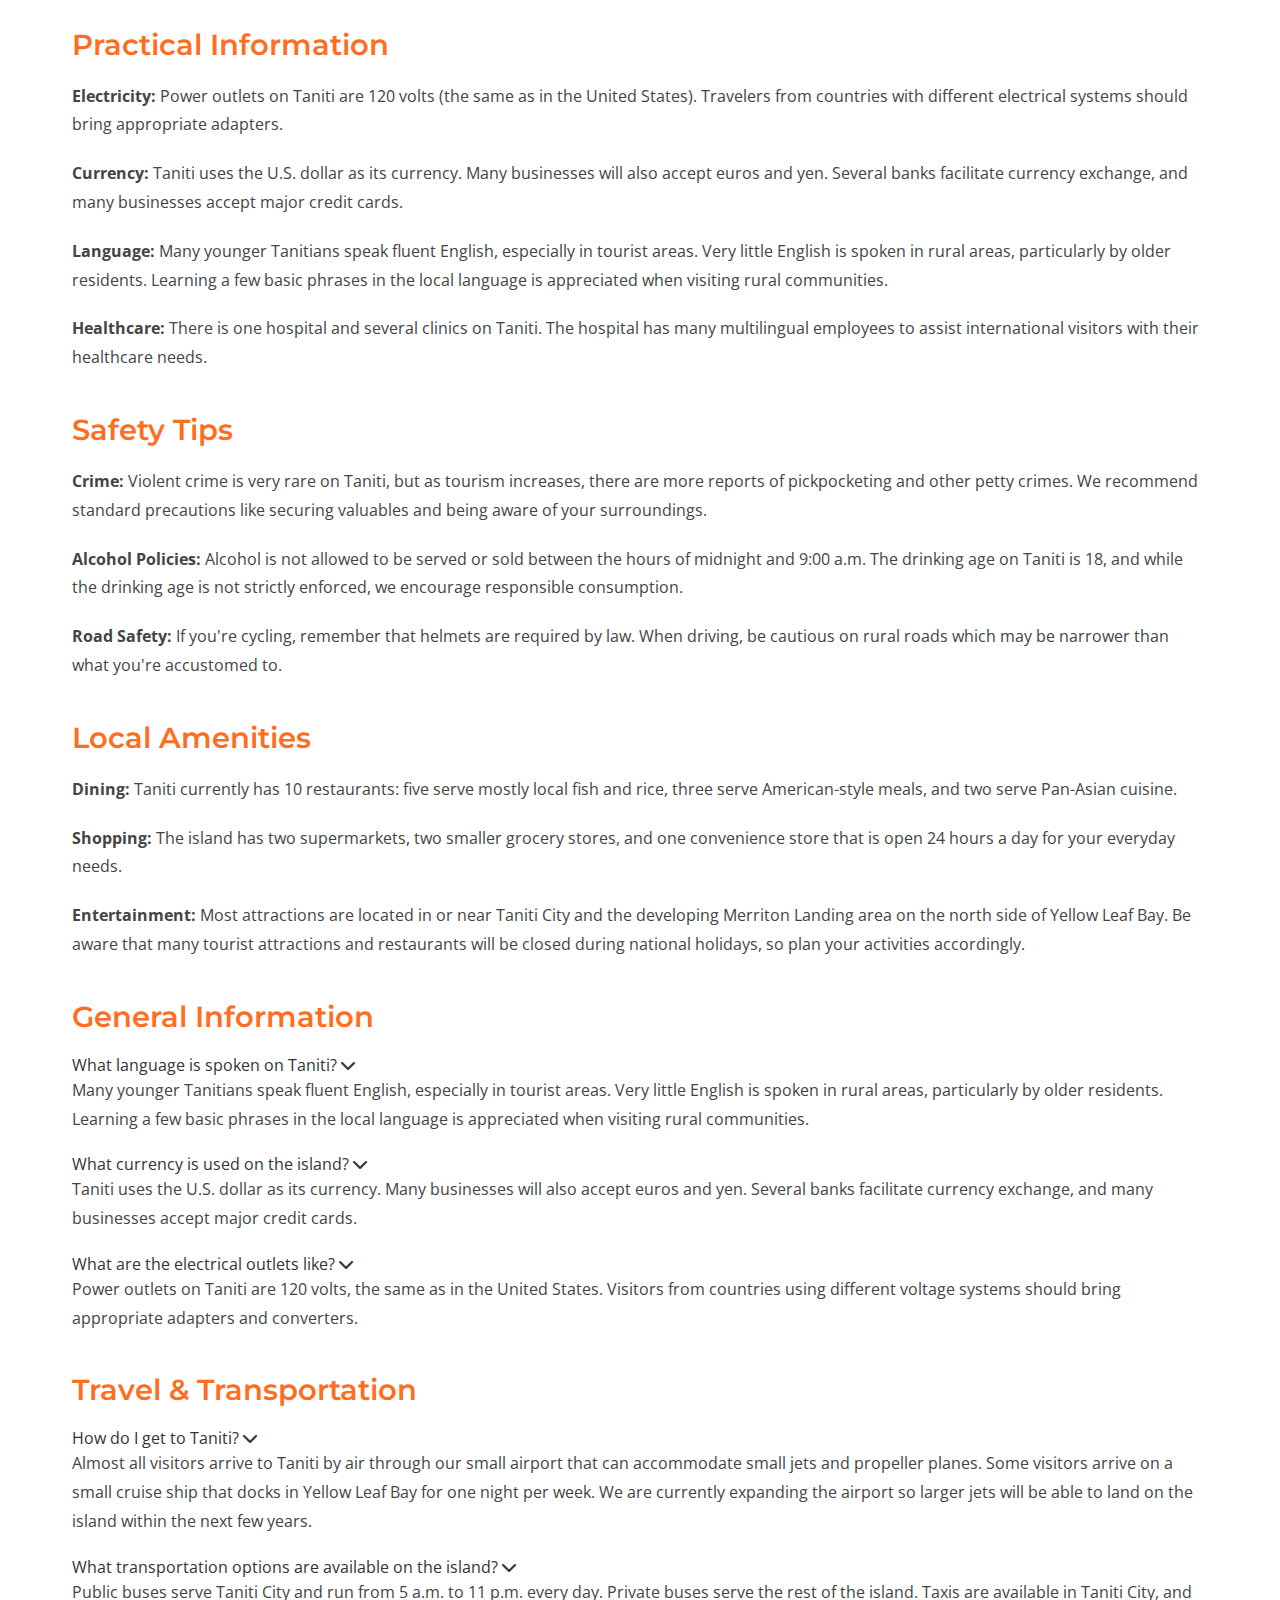
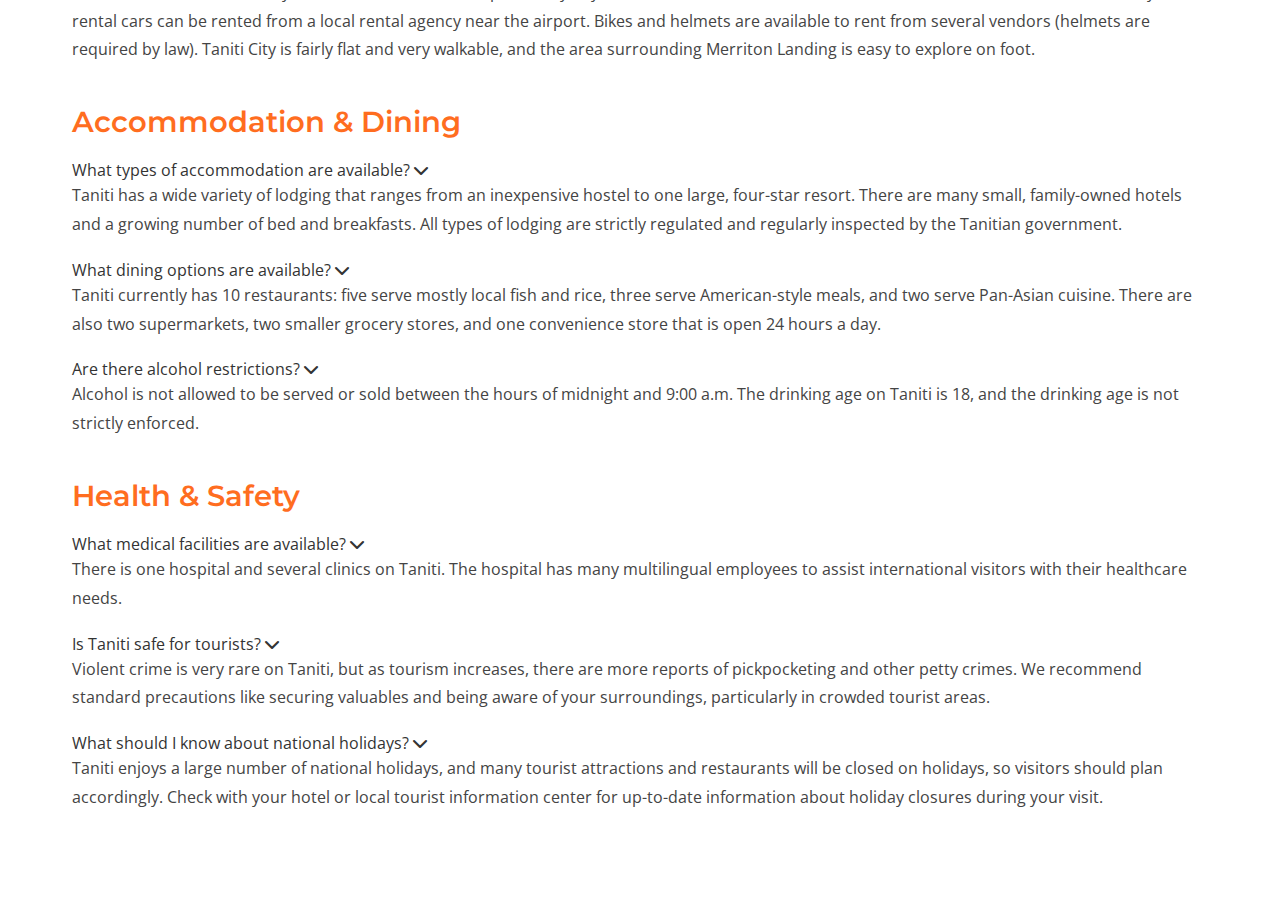
<file: faq/index.html>
<!DOCTYPE html>
<html lang="en">
<head>
    <meta charset="UTF-8">
    <meta name="viewport" content="width=device-width, initial-scale=1.0">
    <title>Tips & FAQ - Taniti Island</title>
    <link rel="stylesheet" href="../assets/styles.css">
    <link rel="stylesheet" href="https://cdnjs.cloudflare.com/ajax/libs/font-awesome/6.0.0/css/all.min.css">
    <script src="../assets/navbar.js" defer></script>
    <script src="../assets/carousel.js" defer></script>
</head>
<body>
    <nav class="navbar">
        <div class="navbar-container">
            <ul class="navbar-left">
                <li><a href="../hotels-stays/index.html">Hotels & Stays</a></li>
                <li><a href="../attractions/index.html">Attractions</a></li>
                <li><a href="../events/index.html">Events</a></li>
            </ul>
            <a href="../index.html" class="navbar-brand">Taniti</a>
            <ul class="navbar-right">
                <li><a href="../cuisine/index.html">Cuisine</a></li>
                <li><a href="../about/index.html">About the Island</a></li>
                <li><a href="index.html" class="active">Tips & FAQ</a></li>
            </ul>
        </div>
    </nav>

    <section class="subpage-hero faq-hero">
        <div class="subpage-hero-overlay"></div>
        <div class="subpage-hero-container">
            <div class="subpage-hero-title">
                <h1>Tips & Frequently Asked Questions</h1>
                <p>Everything you need to know about visiting Taniti</p>
                <p>Find expert travel advice and answers to common questions to help you plan the perfect island getaway.</p>
            </div>
            <div class="subpage-hero-content-box">
                <div class="info-carousel">
                    <div class="carousel-item active">
                        <h3>Taniti Essentials</h3>
                        <p>Our island uses the U.S. dollar, has 120V electrical outlets, and many locals speak English in tourist areas.</p>
                    </div>
                    <div class="carousel-item">
                        <h3>Getting Around</h3>
                        <p>Explore Taniti via public buses, taxis, rental cars, or bicycles (helmets required by law).</p>
                    </div>
                    <div class="carousel-item">
                        <h3>Safety First</h3>
                        <p>Violent crime is rare on Taniti, but take standard precautions against petty theft in tourist areas.</p>
                    </div>
                    <div class="carousel-dots">
                        <div class="carousel-dot active" data-index="0"></div>
                        <div class="carousel-dot" data-index="1"></div>
                        <div class="carousel-dot" data-index="2"></div>
                    </div>
                </div>
                
                <a href="#content-section" class="cta-btn">Explore</a>
            </div>
        </div>
    </section>

    <section id="content-section" class="subpage-main-content">
        <div class="container">
            <div class="tab-container">
                <div class="tab active" data-tab="travel-tips">Travel Tips</div>
                <div class="tab" data-tab="faq">FAQs</div>
            </div>
            
            <div id="travel-tips-content" class="content-section active">
                <div class="content-block">
                    <h2 class="content-heading">Getting to Taniti</h2>
                    <p class="content-text">
                        <strong>By Air:</strong> Almost all visitors arrive to Taniti by air. Our island is served by a small airport that can accommodate small jets and propeller planes. We are currently expanding the airport so larger jets will be able to land on the island within the next few years.
                    </p>
                    <p class="content-text">
                        <strong>By Sea:</strong> Some visitors arrive on a small cruise ship that docks in Yellow Leaf Bay for one night per week. If you're arriving via cruise, you'll have a day to explore our beautiful island before continuing your journey.
                    </p>
                </div>
                
                <div class="content-block">
                    <h2 class="content-heading">Getting Around</h2>
                    <p class="content-text">
                        <strong>Public Transportation:</strong> Public buses serve Taniti City and run from 5 a.m. to 11 p.m. every day. Private buses serve the rest of the island. These provide an economical way to explore the island.
                    </p>
                    <p class="content-text">
                        <strong>Taxis:</strong> Taxis are available in Taniti City for convenient point-to-point transportation.
                    </p>
                    <p class="content-text">
                        <strong>Rental Cars:</strong> Cars can be rented from a local rental agency near the airport if you prefer to explore the island at your own pace.
                    </p>
                    <p class="content-text">
                        <strong>Bicycles:</strong> Bikes and helmets are available to rent from several vendors around the island. Please note that helmets are required by law when cycling on Taniti.
                    </p>
                    <p class="content-text">
                        <strong>Walking:</strong> Taniti City is fairly flat and very walkable. The area surrounding Merriton Landing is also easy to explore on foot, making these areas perfect for leisurely strolls between attractions.
                    </p>
                </div>
                
                <div class="content-block">
                    <h2 class="content-heading">Practical Information</h2>
                    <p class="content-text">
                        <strong>Electricity:</strong> Power outlets on Taniti are 120 volts (the same as in the United States). Travelers from countries with different electrical systems should bring appropriate adapters.
                    </p>
                    <p class="content-text">
                        <strong>Currency:</strong> Taniti uses the U.S. dollar as its currency. Many businesses will also accept euros and yen. Several banks facilitate currency exchange, and many businesses accept major credit cards.
                    </p>
                    <p class="content-text">
                        <strong>Language:</strong> Many younger Tanitians speak fluent English, especially in tourist areas. Very little English is spoken in rural areas, particularly by older residents. Learning a few basic phrases in the local language is appreciated when visiting rural communities.
                    </p>
                    <p class="content-text">
                        <strong>Healthcare:</strong> There is one hospital and several clinics on Taniti. The hospital has many multilingual employees to assist international visitors with their healthcare needs.
                    </p>
                </div>

                <div class="content-block">
                    <h2 class="content-heading">Safety Tips</h2>
                    <p class="content-text">
                        <strong>Crime:</strong> Violent crime is very rare on Taniti, but as tourism increases, there are more reports of pickpocketing and other petty crimes. We recommend standard precautions like securing valuables and being aware of your surroundings.
                    </p>
                    <p class="content-text">
                        <strong>Alcohol Policies:</strong> Alcohol is not allowed to be served or sold between the hours of midnight and 9:00 a.m. The drinking age on Taniti is 18, and while the drinking age is not strictly enforced, we encourage responsible consumption.
                    </p>
                    <p class="content-text">
                        <strong>Road Safety:</strong> If you're cycling, remember that helmets are required by law. When driving, be cautious on rural roads which may be narrower than what you're accustomed to.
                    </p>
                </div>

                <div class="content-block">
                    <h2 class="content-heading">Local Amenities</h2>
                    <p class="content-text">
                        <strong>Dining:</strong> Taniti currently has 10 restaurants: five serve mostly local fish and rice, three serve American-style meals, and two serve Pan-Asian cuisine.
                    </p>
                    <p class="content-text">
                        <strong>Shopping:</strong> The island has two supermarkets, two smaller grocery stores, and one convenience store that is open 24 hours a day for your everyday needs.
                    </p>
                    <p class="content-text">
                        <strong>Entertainment:</strong> Most attractions are located in or near Taniti City and the developing Merriton Landing area on the north side of Yellow Leaf Bay. Be aware that many tourist attractions and restaurants will be closed during national holidays, so plan your activities accordingly.
                    </p>
                </div>
            </div>

            <div id="faq-content" class="content-section">
                <div class="content-block">
                    <h2 class="content-heading">General Information</h2>
                    
                    <div class="accordion">
                        <div class="accordion-header">
                            What language is spoken on Taniti?
                            <i class="fas fa-chevron-down accordion-icon"></i>
                        </div>
                        <div class="accordion-content">
                            <p class="content-text">
                                Many younger Tanitians speak fluent English, especially in tourist areas. Very little English is spoken in rural areas, particularly by older residents. Learning a few basic phrases in the local language is appreciated when visiting rural communities.
                            </p>
                        </div>
                    </div>
                    
                    <div class="accordion">
                        <div class="accordion-header">
                            What currency is used on the island?
                            <i class="fas fa-chevron-down accordion-icon"></i>
                        </div>
                        <div class="accordion-content">
                            <p class="content-text">
                                Taniti uses the U.S. dollar as its currency. Many businesses will also accept euros and yen. Several banks facilitate currency exchange, and many businesses accept major credit cards.
                            </p>
                        </div>
                    </div>
                    
                    <div class="accordion">
                        <div class="accordion-header">
                            What are the electrical outlets like?
                            <i class="fas fa-chevron-down accordion-icon"></i>
                        </div>
                        <div class="accordion-content">
                            <p class="content-text">
                                Power outlets on Taniti are 120 volts, the same as in the United States. Visitors from countries using different voltage systems should bring appropriate adapters and converters.
                            </p>
                        </div>
                    </div>
                </div>
                
                <div class="content-block">
                    <h2 class="content-heading">Travel & Transportation</h2>
                    
                    <div class="accordion">
                        <div class="accordion-header">
                            How do I get to Taniti?
                            <i class="fas fa-chevron-down accordion-icon"></i>
                        </div>
                        <div class="accordion-content">
                            <p class="content-text">
                                Almost all visitors arrive to Taniti by air through our small airport that can accommodate small jets and propeller planes. Some visitors arrive on a small cruise ship that docks in Yellow Leaf Bay for one night per week. We are currently expanding the airport so larger jets will be able to land on the island within the next few years.
                            </p>
                        </div>
                    </div>
                    
                    <div class="accordion">
                        <div class="accordion-header">
                            What transportation options are available on the island?
                            <i class="fas fa-chevron-down accordion-icon"></i>
                        </div>
                        <div class="accordion-content">
                            <p class="content-text">
                                Public buses serve Taniti City and run from 5 a.m. to 11 p.m. every day. Private buses serve the rest of the island. Taxis are available in Taniti City, and rental cars can be rented from a local rental agency near the airport. Bikes and helmets are available to rent from several vendors (helmets are required by law). Taniti City is fairly flat and very walkable, and the area surrounding Merriton Landing is easy to explore on foot.
                            </p>
                        </div>
                    </div>
                </div>
                
                <div class="content-block">
                    <h2 class="content-heading">Accommodation & Dining</h2>
                    
                    <div class="accordion">
                        <div class="accordion-header">
                            What types of accommodation are available?
                            <i class="fas fa-chevron-down accordion-icon"></i>
                        </div>
                        <div class="accordion-content">
                            <p class="content-text">
                                Taniti has a wide variety of lodging that ranges from an inexpensive hostel to one large, four-star resort. There are many small, family-owned hotels and a growing number of bed and breakfasts. All types of lodging are strictly regulated and regularly inspected by the Tanitian government.
                            </p>
                        </div>
                    </div>
                    
                    <div class="accordion">
                        <div class="accordion-header">
                            What dining options are available?
                            <i class="fas fa-chevron-down accordion-icon"></i>
                        </div>
                        <div class="accordion-content">
                            <p class="content-text">
                                Taniti currently has 10 restaurants: five serve mostly local fish and rice, three serve American-style meals, and two serve Pan-Asian cuisine. There are also two supermarkets, two smaller grocery stores, and one convenience store that is open 24 hours a day.
                            </p>
                        </div>
                    </div>
                    
                    <div class="accordion">
                        <div class="accordion-header">
                            Are there alcohol restrictions?
                            <i class="fas fa-chevron-down accordion-icon"></i>
                        </div>
                        <div class="accordion-content">
                            <p class="content-text">
                                Alcohol is not allowed to be served or sold between the hours of midnight and 9:00 a.m. The drinking age on Taniti is 18, and the drinking age is not strictly enforced.
                            </p>
                        </div>
                    </div>
                </div>

                <div class="content-block">
                    <h2 class="content-heading">Health & Safety</h2>
                    
                    <div class="accordion">
                        <div class="accordion-header">
                            What medical facilities are available?
                            <i class="fas fa-chevron-down accordion-icon"></i>
                        </div>
                        <div class="accordion-content">
                            <p class="content-text">
                                There is one hospital and several clinics on Taniti. The hospital has many multilingual employees to assist international visitors with their healthcare needs.
                            </p>
                        </div>
                    </div>
                    
                    <div class="accordion">
                        <div class="accordion-header">
                            Is Taniti safe for tourists?
                            <i class="fas fa-chevron-down accordion-icon"></i>
                        </div>
                        <div class="accordion-content">
                            <p class="content-text">
                                Violent crime is very rare on Taniti, but as tourism increases, there are more reports of pickpocketing and other petty crimes. We recommend standard precautions like securing valuables and being aware of your surroundings, particularly in crowded tourist areas.
                            </p>
                        </div>
                    </div>
                    
                    <div class="accordion">
                        <div class="accordion-header">
                            What should I know about national holidays?
                            <i class="fas fa-chevron-down accordion-icon"></i>
                        </div>
                        <div class="accordion-content">
                            <p class="content-text">
                                Taniti enjoys a large number of national holidays, and many tourist attractions and restaurants will be closed on holidays, so visitors should plan accordingly. Check with your hotel or local tourist information center for up-to-date information about holiday closures during your visit.
                            </p>
                        </div>
                    </div>
                </div>
            </div>
        </div>
    </section>

    <script>
        document.addEventListener('DOMContentLoaded', function() {
            const tabs = document.querySelectorAll('.tab');
            const contentSections = document.querySelectorAll('.content-section');
            
            tabs.forEach(tab => {
                tab.addEventListener('click', function() {
                    tabs.forEach(t => t.classList.remove('active'));
                    
                    this.classList.add('active');
                    
                    contentSections.forEach(section => section.classList.remove('active'));
                    
                    const targetId = this.getAttribute('data-tab') + '-content';
                    document.getElementById(targetId).classList.add('active');
                });
            });
        });
    </script>
</body>
</html>
</file>
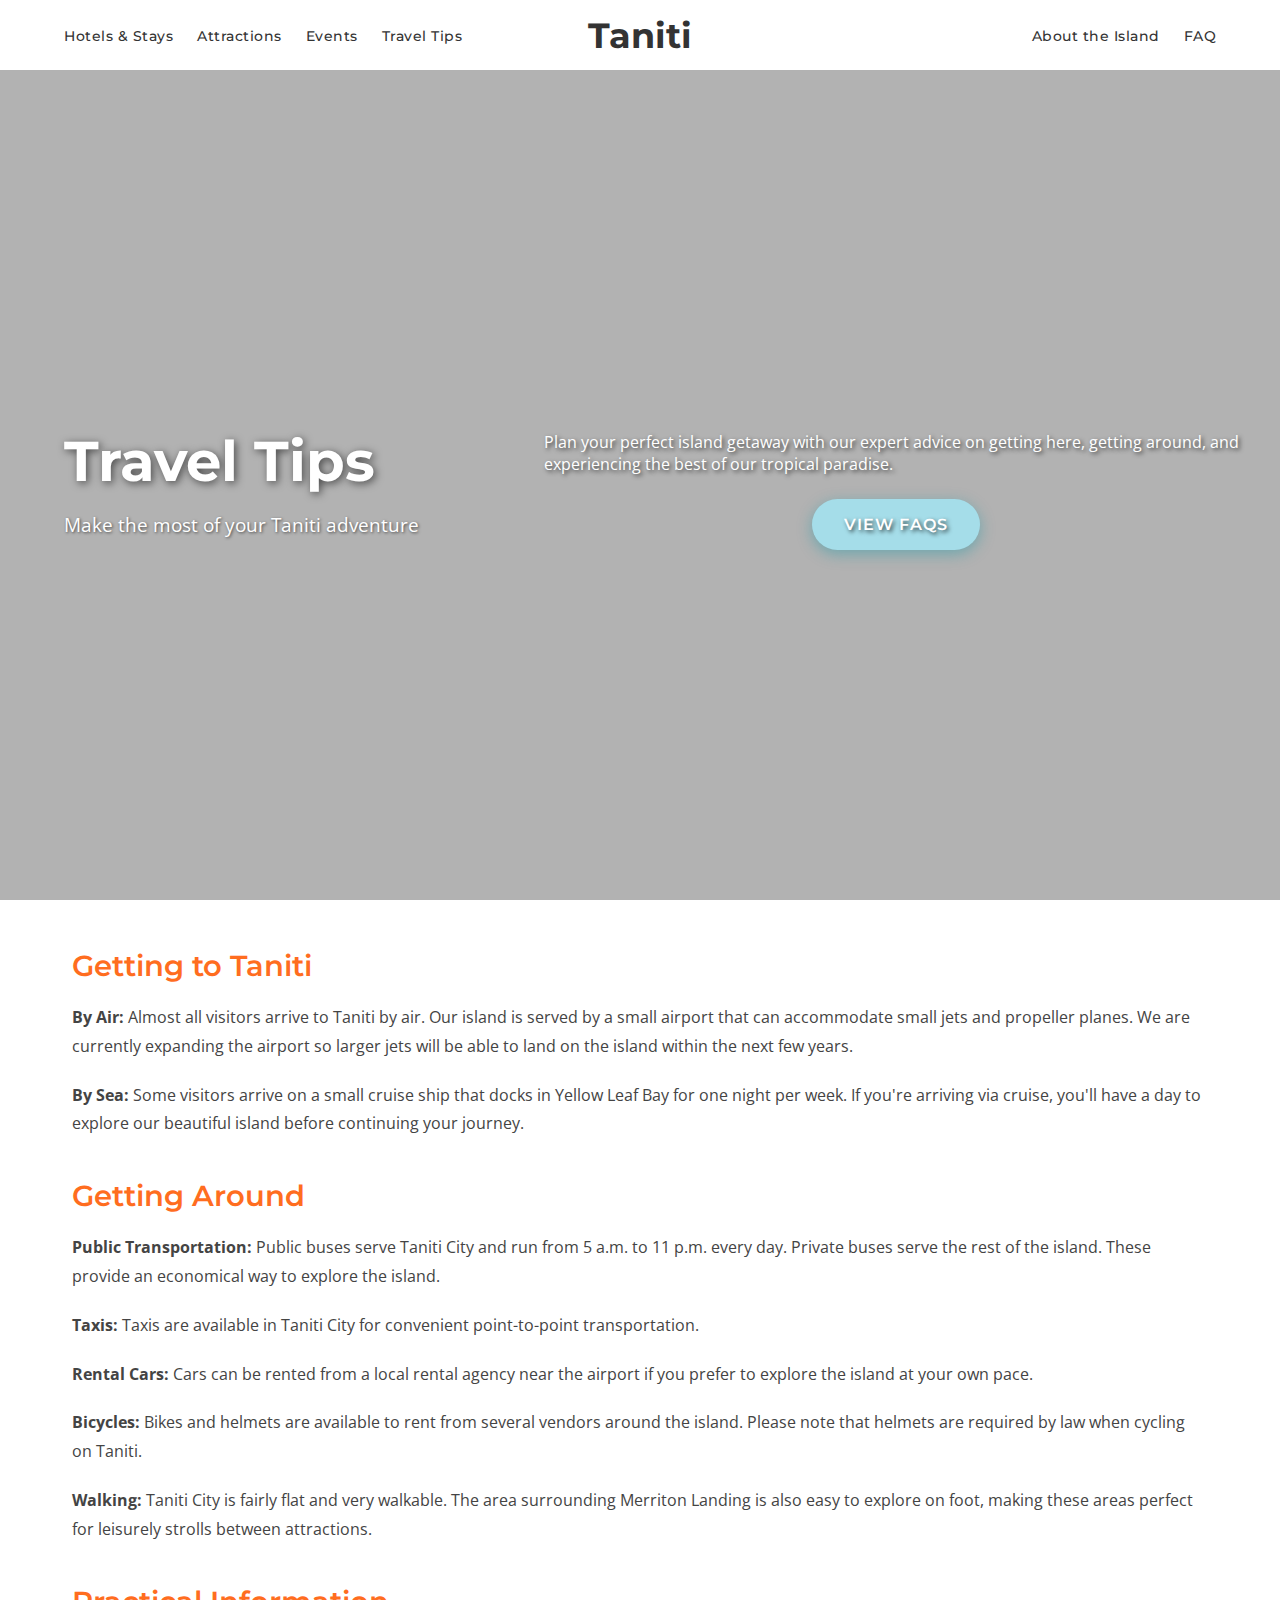
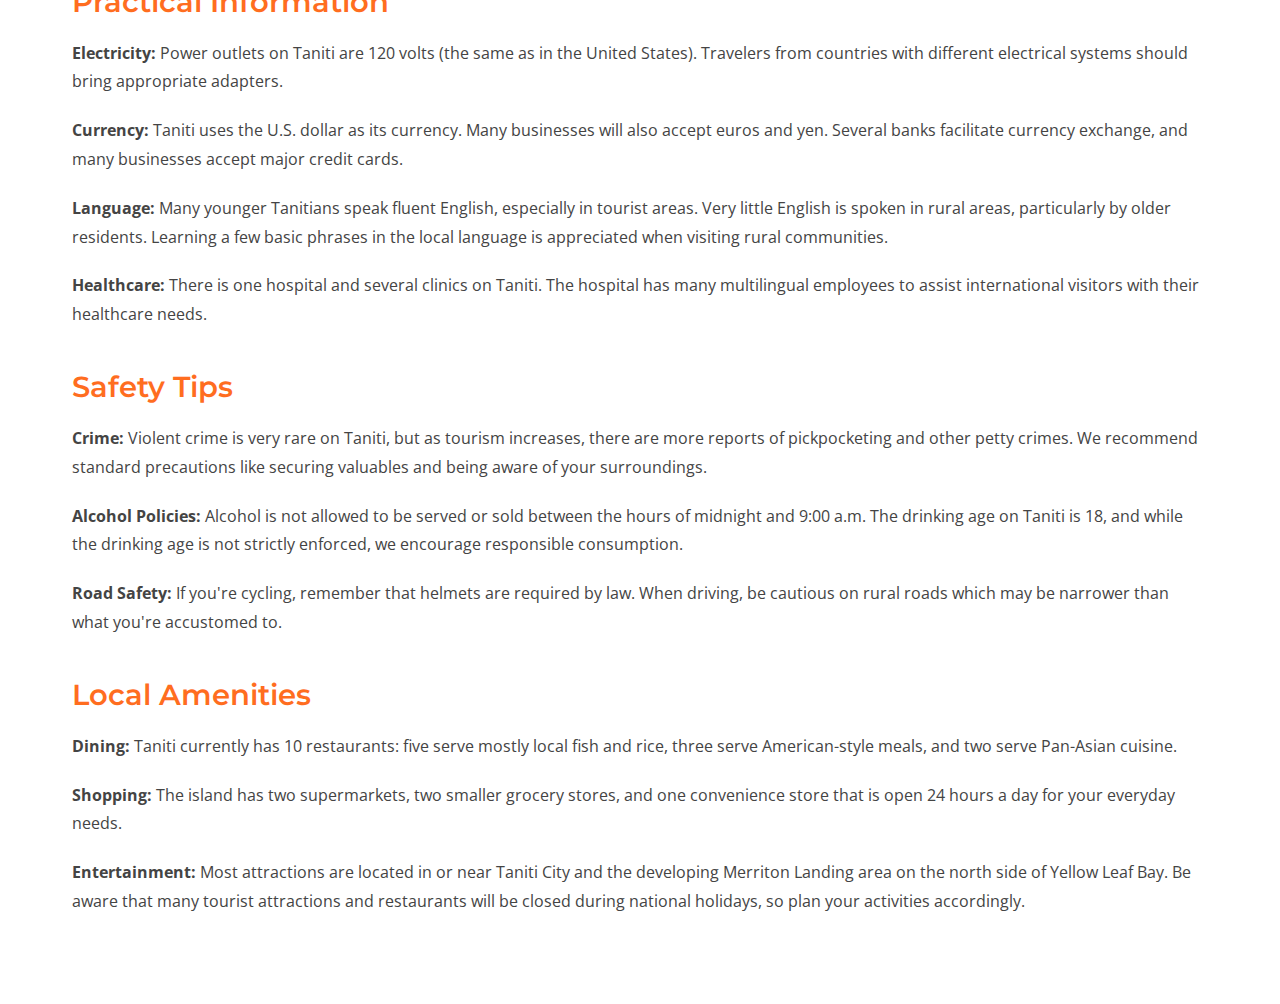
<file: travel-tips/index.html>
<!DOCTYPE html>
<html lang="en">
<head>
    <meta charset="UTF-8">
    <meta name="viewport" content="width=device-width, initial-scale=1.0">
    <title>Travel Tips - Taniti Island</title>
    <link rel="stylesheet" href="../assets/styles.css">
    <link rel="stylesheet" href="https://cdnjs.cloudflare.com/ajax/libs/font-awesome/6.0.0/css/all.min.css">
    <script src="../assets/navbar.js" defer></script>
</head>
<body>
    <!-- Navigation -->
    <nav class="navbar">
        <div class="navbar-container">
            <ul class="navbar-left">
                <li><a href="../hotels-stays/index.html">Hotels & Stays</a></li>
                <li><a href="../attractions/index.html">Attractions</a></li>
                <li><a href="../events/index.html">Events</a></li>
                <li><a href="../travel-tips/index.html">Travel Tips</a></li>
            </ul>
            <a href="../index.html" class="navbar-brand">Taniti</a>
            <ul class="navbar-right">
                <li><a href="../about/index.html">About the Island</a></li>
                <li><a href="../faq/index.html">FAQ</a></li>
            </ul>
        </div>
    </nav>

    <!-- Hero Section with tropical2.jpg -->
    <section class="subpage-hero">
        <div class="subpage-hero-overlay"></div>
        <div class="subpage-hero-container">
            <div class="subpage-hero-title">
                <h1>Travel Tips</h1>
                <p>Make the most of your Taniti adventure</p>
            </div>
            <div class="subpage-hero-content">
                <p>Plan your perfect island getaway with our expert advice on getting here, getting around, and experiencing the best of our tropical paradise.</p>
                <a href="../faq/index.html" class="cta-btn">View FAQs</a>
            </div>
        </div>
    </section>

    <!-- Main Content -->
    <section class="subpage-main-content">
        <div class="container">
            <div class="content-block">
                <h2 class="content-heading">Getting to Taniti</h2>
                <p class="content-text">
                    <strong>By Air:</strong> Almost all visitors arrive to Taniti by air. Our island is served by a small airport that can accommodate small jets and propeller planes. We are currently expanding the airport so larger jets will be able to land on the island within the next few years.
                </p>
                <p class="content-text">
                    <strong>By Sea:</strong> Some visitors arrive on a small cruise ship that docks in Yellow Leaf Bay for one night per week. If you're arriving via cruise, you'll have a day to explore our beautiful island before continuing your journey.
                </p>
            </div>
            
            <div class="content-block">
                <h2 class="content-heading">Getting Around</h2>
                <p class="content-text">
                    <strong>Public Transportation:</strong> Public buses serve Taniti City and run from 5 a.m. to 11 p.m. every day. Private buses serve the rest of the island. These provide an economical way to explore the island.
                </p>
                <p class="content-text">
                    <strong>Taxis:</strong> Taxis are available in Taniti City for convenient point-to-point transportation.
                </p>
                <p class="content-text">
                    <strong>Rental Cars:</strong> Cars can be rented from a local rental agency near the airport if you prefer to explore the island at your own pace.
                </p>
                <p class="content-text">
                    <strong>Bicycles:</strong> Bikes and helmets are available to rent from several vendors around the island. Please note that helmets are required by law when cycling on Taniti.
                </p>
                <p class="content-text">
                    <strong>Walking:</strong> Taniti City is fairly flat and very walkable. The area surrounding Merriton Landing is also easy to explore on foot, making these areas perfect for leisurely strolls between attractions.
                </p>
            </div>
            
            <div class="content-block">
                <h2 class="content-heading">Practical Information</h2>
                <p class="content-text">
                    <strong>Electricity:</strong> Power outlets on Taniti are 120 volts (the same as in the United States). Travelers from countries with different electrical systems should bring appropriate adapters.
                </p>
                <p class="content-text">
                    <strong>Currency:</strong> Taniti uses the U.S. dollar as its currency. Many businesses will also accept euros and yen. Several banks facilitate currency exchange, and many businesses accept major credit cards.
                </p>
                <p class="content-text">
                    <strong>Language:</strong> Many younger Tanitians speak fluent English, especially in tourist areas. Very little English is spoken in rural areas, particularly by older residents. Learning a few basic phrases in the local language is appreciated when visiting rural communities.
                </p>
                <p class="content-text">
                    <strong>Healthcare:</strong> There is one hospital and several clinics on Taniti. The hospital has many multilingual employees to assist international visitors with their healthcare needs.
                </p>
            </div>

            <div class="content-block">
                <h2 class="content-heading">Safety Tips</h2>
                <p class="content-text">
                    <strong>Crime:</strong> Violent crime is very rare on Taniti, but as tourism increases, there are more reports of pickpocketing and other petty crimes. We recommend standard precautions like securing valuables and being aware of your surroundings.
                </p>
                <p class="content-text">
                    <strong>Alcohol Policies:</strong> Alcohol is not allowed to be served or sold between the hours of midnight and 9:00 a.m. The drinking age on Taniti is 18, and while the drinking age is not strictly enforced, we encourage responsible consumption.
                </p>
                <p class="content-text">
                    <strong>Road Safety:</strong> If you're cycling, remember that helmets are required by law. When driving, be cautious on rural roads which may be narrower than what you're accustomed to.
                </p>
            </div>

            <div class="content-block">
                <h2 class="content-heading">Local Amenities</h2>
                <p class="content-text">
                    <strong>Dining:</strong> Taniti currently has 10 restaurants: five serve mostly local fish and rice, three serve American-style meals, and two serve Pan-Asian cuisine.
                </p>
                <p class="content-text">
                    <strong>Shopping:</strong> The island has two supermarkets, two smaller grocery stores, and one convenience store that is open 24 hours a day for your everyday needs.
                </p>
                <p class="content-text">
                    <strong>Entertainment:</strong> Most attractions are located in or near Taniti City and the developing Merriton Landing area on the north side of Yellow Leaf Bay. Be aware that many tourist attractions and restaurants will be closed during national holidays, so plan your activities accordingly.
                </p>
            </div>
        </div>
    </section>

    <script>
        // Updated navbar scroll behavior - stay fixed until scrolled past navbar height
        const navbar = document.querySelector('.navbar');
        const navbarHeight = navbar.offsetHeight;
        let lastScrollY = window.scrollY;

        window.addEventListener('scroll', function() {
            const currentScrollY = window.scrollY;
            
            if (currentScrollY > navbarHeight) {
                // User has scrolled past navbar height
                if (currentScrollY > lastScrollY) {
                    // Scrolling down - hide navbar
                    navbar.classList.add('scrolled');
                    navbar.classList.remove('visible');
                } else {
                    // Scrolling up - show navbar
                    navbar.classList.add('scrolled');
                    navbar.classList.add('visible');
                }
            } else {
                // At the top - transparent
                navbar.classList.remove('scrolled');
                navbar.classList.remove('visible');
            }
            
            lastScrollY = currentScrollY;
        });
    </script>
</body>
</html>
</file>
<file: assets/styles.css>
/* Header font */
@import url('https://fonts.googleapis.com/css2?family=Montserrat:ital,wght@0,300;0,400;0,500;0,600;0,700;0,800;0,900;1,300;1,400;1,500;1,600;1,700;1,800;1,900&display=swap');
/* Body font */
@import url('https://fonts.googleapis.com/css2?family=Open+Sans:ital,wght@0,300..800;1,300..800&display=swap');

.color-1 {
    color: #0097a8;
  }
  .color-2 {
    color: #00b3aa;
  }
  .color-3 {
    color: #00d1c3;
  }
  .color-4 {
    color: #a5dde9;
  }
  .color-5 {
    color: #ff6d1f;
  }
  
  /* CSS Variables */
  :root {
    --color-1: #0097a8;
    --color-2: #00b3aa;
    --color-3: #00d1c3;
    --color-4: #a5dde9;
    --color-5: #ff6d1f;
  }

/* General styling */
* {
    margin: 0;
    padding: 0;
    box-sizing: border-box;
}

body {
    font-family: 'Open Sans', sans-serif;
    color: #333;
    overflow-x: hidden;
}

/* Hero section */
.hero {
    height: 100vh;
    width: 100%;
    position: relative;
    overflow: hidden;
}

/* Adding subpage hero section */
.subpage-hero {
    height: 100vh; /* Changed from 60vh to 100vh to fill the entire viewport */
    width: 100%;
    position: relative;
    background-size: cover;
    background-position: center;
    margin-top: 0; /* Remove margin-top to eliminate blank space */
    padding-top: 80px; /* Add padding-top instead to account for the navbar */
}

/* Adding background images for specific pages */
.hotels-hero {
    background-image: url('../assets/hotel1.jpg');
}

.about-hero {
    background-image: url('../assets/about1.jpg');
}

.attractions-hero {
    background-image: url('../assets/attractions1.jpg');
}

.events-hero {
    background-image: url('../assets/events1.jpg');
}

.faq-hero {
    background-image: url('../assets/faq1.jpg');
}

.cuisine-hero {
    background-image: url('../assets/cuisine1.jpg');
}

.subpage-hero-overlay {
    position: absolute;
    top: 0;
    left: 0;
    width: 100%;
    height: 100%;
    background: rgba(0, 0, 0, 0.3);
    z-index: 1;
}

.subpage-hero-container {
    display: flex;
    height: 100%;
    width: 100%;
    max-width: 1400px;
    margin: 0 auto;
    position: relative;
    z-index: 2;
    justify-content: space-between; /* Changed from flex-end to space-between */
    align-items: center;
}

/* New styles for the hero title section on the left */
.subpage-hero-title {
    width: 40%;
    padding-left: 5%;
    color: white;
    text-shadow: 2px 2px 4px rgba(0, 0, 0, 0.7);
}

.subpage-hero-title h1 {
    font-family: 'Montserrat', sans-serif;
    font-size: 3.5rem;
    margin-bottom: 1rem;
    text-shadow: 2px 2px 8px rgba(0, 0, 0, 0.6);
    font-weight: 700;
}

.subpage-hero-title p {
    font-size: 1.2rem;
    margin-bottom: 1rem;
    text-shadow: 1px 1px 3px rgba(0, 0, 0, 0.6);
    max-width: 90%;
}

.subpage-hero-content {
    flex: 1;
    display: flex;
    flex-direction: column;
    justify-content: center;
    align-items: center; /* Center align the content horizontally */
    padding: 2rem;
    color: white;
    text-shadow: 2px 2px 4px rgba(0, 0, 0, 0.7);
}

.subpage-hero-content-box {
    background-color: rgba(255, 255, 255, 0.85);
    border-radius: 25px;
    padding: 2.5rem;
    box-shadow: 0 5px 20px rgba(0, 0, 0, 0.2);
    color: #333;
    width: 40%; /* Reduced from 50% to balance with left title */
    text-align: left;
    display: flex;
    flex-direction: column;
    align-items: center;
    margin-right: 5%; /* Add right margin */
}

/* Remove h1 from content box as it's now in the title section */
.subpage-hero-content-box p {
    color: #333;
    text-shadow: none;
    width: 100%;
}

.subpage-main-content {
    padding: 3rem 0;
    background-color: white;
    position: relative;
    z-index: 2;
}

/* Hero slider */
.hero-slider {
    position: absolute;
    top: 0;
    left: 0;
    width: 100%;
    height: 100%;
}

.hero-slide {
    position: absolute;
    top: 0;
    left: 0;
    width: 100%;
    height: 100%;
    opacity: 0;
    transition: opacity 1.5s ease-in-out;
    background-size: cover;
    background-position: center;
}

.hero-slide.active {
    opacity: 1;
}

.hero-content {
    position: absolute;
    top: 50%;
    left: 50%;
    transform: translate(-50%, -50%);
    text-align: center;
    color: white;
    width: 80%;
    z-index: 2;
}

.hero-content h1 {
    font-family: 'Montserrat', sans-serif;
    font-size: 4rem;
    margin-bottom: 1rem;
    text-shadow: 2px 2px 8px rgba(0, 0, 0, 0.6);
    font-weight: 700;
}

.hero-content p {
    font-size: 1.5rem;
    margin-bottom: 2rem;
    text-shadow: 1px 1px 4px rgba(0, 0, 0, 0.6);
}

.hero-overlay {
    position: absolute;
    top: 0;
    left: 0;
    width: 100%;
    height: 100%;
    background: rgba(0, 0, 0, 0.3);
    z-index: 1;
}

/* Navigation */
nav {
    position: absolute;
    top: 0;
    left: 0;
    width: 100%;
    z-index: 1000;
    padding: 1.5rem 0;
    background-color: transparent;
    transition: top 0.4s ease; /* Add transition for top */
    overflow: hidden; /* Contain the pseudo-element */
}

/* Create swipe-up effect with pseudo-element */
nav:not(.scrolled):not(.unscrolled)::before {
    content: '';
    position: absolute;
    top: 0;
    left: 0;
    width: 100%;
    height: 0;
    background-color: white;
    transition: height 0.3s ease;
    z-index: -1;
}

/* Trigger the swipe-up on hover */
nav:not(.scrolled):not(.unscrolled):hover::before {
    height: 100%;
}

/* Change text color after hover animation */
nav:not(.scrolled):not(.unscrolled):hover .navbar-left a,
nav:not(.scrolled):not(.unscrolled):hover .navbar-right a,
nav:not(.scrolled):not(.unscrolled):hover .navbar-brand {
    color: #333;
    text-shadow: none;
    transition: color 0.3s ease 0.15s; /* Delay color change slightly */
}

nav.scrolled {
    position: fixed;
    top: -70px; /* Start offscreen */
    background: white;
    transition: background-color 0.5s ease;
}

nav.scrolled .navbar-left a, 
nav.scrolled .navbar-right a,
nav.scrolled .navbar-brand {
    color: #333; /* Dark text color when scrolled */
    text-shadow: none;
}

nav.scrolled.visible {
    top: 0;
    transition: top 0.4s ease;
}

nav.unscrolled {
    position: fixed; /* Keep as fixed during transition */
    top: -70px;
    background: white;
    transition: top 0.4s ease; /* Add transition for top */
}

nav.unscrolled .navbar-left a,
nav.unscrolled .navbar-right a,
nav.unscrolled .navbar-brand {
    color: #333; /* Dark text color when unscrolled */
    text-shadow: none;
}

.navbar-container {
    display: flex;
    align-items: center;
    width: 95%;
    max-width: 1400px;
    margin: 0 auto;
    position: relative;
    justify-content: space-between;
}

.navbar-brand {
    font-family: 'Montserrat', sans-serif;
    font-size: 2.2rem;
    color: white;
    text-decoration: none;
    font-weight: 700;
    text-shadow: 1px 1px 3px rgba(0, 0, 0, 0.5);
    position: absolute;
    left: 50%;
    transform: translateX(-50%);
    z-index: 2;
    transition: color 0.3s ease;
}

.navbar-left {
    display: flex;
    list-style: none;
    padding-left: 2rem;
}

.navbar-right {
    display: flex;
    list-style: none;
    margin-left: auto;
    padding-right: 2rem;
}

.navbar-left li, .navbar-right li {
    margin-right: 1.5rem;
}

.navbar-right li:last-child {
    margin-right: 0;
}

.navbar-left a, .navbar-right a {
    color: white;
    text-decoration: none;
    font-size: 0.9rem;
    font-weight: 500;
    transition: color 0.3s, transform 0.3s ease-in-out;
    text-shadow: 1px 1px 3px rgba(0, 0, 0, 0.5);
    letter-spacing: 0.5px;
    font-family: 'Montserrat', sans-serif;
}

.navbar-left a:hover, .navbar-right a:hover {
    color: var(--color-4);
    transform: scale(1.1);
}

/* Active nav link styling */
.navbar-left a.active, .navbar-right a.active {
    color: var(--color-4);
    font-weight: 700;
    text-shadow: none;
}

/* Call to action button */
.cta-btn {
    display: inline-block;
    background-color: var(--color-4);
    color: white;
    padding: 1rem 2rem;
    border-radius: 50px;
    font-weight: 600;
    text-decoration: none;
    transition: all 0.3s ease;
    text-transform: uppercase;
    letter-spacing: 1px;
    box-shadow: 0 4px 15px rgba(0, 151, 168, 0.4);
    font-family: 'Montserrat', sans-serif;
    width: auto; /* Auto width instead of stretching */
    max-width: 250px; /* Maximum width for buttons */
    text-align: center; /* Ensure text is centered inside button */
    margin-top: 1.5rem; /* Add space above button */
    align-self: center; /* Center the button */
}

.cta-btn:hover {
    background-color: var(--color-2);
    transform: translateY(-2px);
    box-shadow: 0 6px 18px rgba(0, 151, 168, 0.5);
}

/* Reviews section */
.reviews-bar {
    background-color: white;
    padding: 1.5rem 0;
    box-shadow: 0 -5px 15px rgba(0, 0, 0, 0.1);
    position: absolute;
    bottom: 0;
    left: 0;
    width: 100%;
    z-index: 3;
}

.reviews-container {
    display: flex;
    justify-content: center;
    align-items: center;
    max-width: 1200px;
    margin: 0 auto;
    text-align: center;
}

.reviews-logo {
    margin-right: 1rem;
    color: var(--color-2);
    font-size: 2rem;
}

.stars {
    color: var(--color-2);
    margin-right: 1rem;
    font-size: 1.2rem;
}

.reviews-count {
    font-size: 1rem;
    color: #666;
}

/* Content sections */
.section {
    padding: 5rem 0;
}

.section.page-content {
    margin-top: 80px;
}

.container {
    max-width: 1200px;
    margin: 0 auto;
    padding: 0 2rem;
}

.section-title {
    font-family: 'Montserrat', sans-serif;
    font-size: 2.5rem;
    margin-bottom: 2rem;
    text-align: center;
    color: var(--color-5);
    font-weight: 700;
}

.section-subtitle {
    text-align: center;
    font-size: 1.2rem;
    color: #666;
    margin-bottom: 3rem;
}

/* About Page Styles */
.content-block {
    margin-bottom: 40px;
}

.content-heading {
    color: var(--color-5);
    margin-bottom: 20px;
    font-family: 'Montserrat', sans-serif;
    font-size: 1.8rem;
    font-weight: 600;
}

.content-text {
    line-height: 1.8;
    margin-bottom: 20px;
    color: #444;
}

/* Features section */
.features {
    background-color: var(--color-3);
    padding: 5rem 0;
}

.features-grid {
    display: grid;
    grid-template-columns: repeat(auto-fit, minmax(250px, 1fr));
    gap: 2rem;
}

.feature-card {
    background-color: white;
    padding: 2rem;
    border-radius: 10px;
    text-align: center;
    box-shadow: 0 5px 15px rgba(0, 0, 0, 0.1);
    transition: transform 0.3s ease;
}

.feature-card:hover {
    transform: translateY(-10px);
}

.feature-icon {
    font-size: 3rem;
    color: var(--color-1);
    margin-bottom: 1.5rem;
}

.feature-title {
    font-family: 'Montserrat', sans-serif;
    font-size: 1.5rem;
    margin-bottom: 1rem;
    color: var(--color-5);
    font-weight: 600;
}

.feature-desc {
    color: #666;
    line-height: 1.6;
}

/* Promotion section */
.promotion {
    background-color: white;
    padding: 5rem 0;
}

.promotion-content {
    display: flex;
    align-items: center;
    gap: 3rem;
}

.promotion-image {
    flex: 1;
    border-radius: 10px;
    overflow: hidden;
    box-shadow: 0 5px 15px rgba(0, 0, 0, 0.1);
}

.promotion-image img {
    width: 100%;
    height: auto;
    display: block;
}

.promotion-text {
    flex: 1;
}

.promotion-title {
    font-family: 'Montserrat', sans-serif;
    font-size: 2rem;
    margin-bottom: 1.5rem;
    color: var(--color-5);
    font-weight: 600;
}

.promotion-desc {
    margin-bottom: 2rem;
    line-height: 1.8;
    color: #555;
}

/* Card styles for hotels and events */
.card-grid {
    display: grid;
    grid-template-columns: repeat(auto-fill, minmax(300px, 1fr));
    gap: 2rem;
    margin-top: 2rem;
    margin-bottom: 3rem;
    justify-items: center; /* Center aligns cards in their grid cell */
}

/* If only one or two cards in a row, center them */
@media (min-width: 992px) {
    .card-grid {
        display: flex;
        flex-wrap: wrap;
        justify-content: center; /* Center alignment for cards */
        max-width: 1200px; /* Maximum width for the container */
        margin-left: auto;
        margin-right: auto;
    }
    
    .card {
        flex: 0 0 auto; /* Don't grow or shrink */
        width: calc(33.333% - 2rem); /* Set width for 3 cards per row with margin */
        max-width: 380px; /* Maximum width for each card */
    }
    
    /* Force cards to wrap after every 3 cards */
    .card:nth-child(3n) {
        break-after: always; /* Force a break after every third card */
    }
    
    /* For very large screens, limit to 3 cards per row maximum */
    @media (min-width: 1400px) {
        .card-grid {
            justify-content: space-around; /* More space between cards on large screens */
        }
        
        .card {
            flex-basis: calc(33.333% - 2rem); /* Maintain 3 cards per row */
        }
    }
}

.card {
    background-color: white;
    border-radius: 8px;
    overflow: hidden;
    box-shadow: 0 4px 15px rgba(0, 0, 0, 0.1);
    transition: transform 0.3s ease, box-shadow 0.3s ease;
    width: 100%; /* Ensures cards take full width on smaller screens */
    max-width: 380px; /* Maximum width for each card */
}

.card:hover {
    transform: translateY(-5px);
    box-shadow: 0 8px 20px rgba(0, 0, 0, 0.15);
}

.card-image {
    height: 200px;
    width: 100%;
    background-color: var(--color-4);
    background-size: cover;
    background-position: center;
}

.card-content {
    padding: 1.5rem;
}

.card-title {
    font-family: 'Montserrat', sans-serif;
    font-size: 1.4rem;
    font-weight: 600;
    color: var(--color-5);
    margin-bottom: 0.5rem;
}

.card-subtitle {
    font-size: 0.9rem;
    color: #666;
    margin-bottom: 1rem;
}

.card-description {
    margin-bottom: 1.5rem;
    color: #444;
    line-height: 1.6;
}

.card-details {
    margin-bottom: 1rem;
}

.card-detail {
    display: flex;
    align-items: center;
    margin-bottom: 0.5rem;
    font-size: 0.9rem;
}

.card-detail i {
    color: var(--color-1);
    margin-right: 0.5rem;
}

.card-rating {
    display: flex;
    align-items: center;
    margin-bottom: 1rem;
}

.card-rating i {
    color: #ffc107;
    font-size: 0.8rem;
    margin-right: 0.2rem;
}

.card-button {
    display: inline-block;
    background-color: var(--color-4);
    color: white;
    padding: 0.7rem 1.5rem;
    border-radius: 50px;
    text-decoration: none;
    font-size: 0.9rem;
    font-weight: 500;
    transition: all 0.3s ease;
    text-align: center; /* Ensure text is centered inside button */
    width: auto; /* Make button only as wide as needed */
    min-width: 120px; /* Minimum button width for consistency */
}

.card-button:hover {
    background-color: var(--color-2);
    transform: translateY(-2px);
}

.event-date {
    background-color: var(--color-1);
    color: white;
    padding: 0.5rem 1rem;
    border-radius: 4px;
    display: inline-block;
    margin-bottom: 0.7rem;
    font-weight: 500;
}

/* Page background and content layout */
.page-wrapper {
    position: relative;
    min-height: 100vh;
}

.page-background {
    position: fixed;
    top: 0;
    left: 0;
    width: 100%;
    height: 100%;
    background-size: cover;
    background-position: center;
    z-index: -1;
}

.page-overlay {
    position: fixed;
    top: 0;
    left: 0;
    width: 100%;
    height: 100%;
    background: rgba(0, 0, 0, 0.3);
    z-index: -1;
}

.page-content-container {
    display: flex;
    flex-wrap: wrap;
    padding: 2rem;
    height: calc(100vh - 80px);
    position: relative;
}

.page-title-container {
    flex: 1;
    padding: 2rem;
    color: white;
    text-shadow: 2px 2px 4px rgba(0, 0, 0, 0.7);
}

.page-title {
    font-family: 'Montserrat', sans-serif;
    font-size: 3rem;
    font-weight: 700;
    margin-bottom: 1rem;
    text-shadow: 2px 2px 4px rgba(0, 0, 0, 0.6);
}

.page-subtitle {
    font-size: 1.2rem;
    font-weight: 300;
    margin-bottom: 2rem;
    text-shadow: 1px 1px 3px rgba(0, 0, 0, 0.6);
    max-width: 80%;
}

.page-content {
    flex: 2;
    background-color: rgba(255, 255, 255, 0.8);
    padding: 2rem;
    border-radius: 8px;
    box-shadow: 0 5px 15px rgba(0, 0, 0, 0.1);
    max-height: calc(100vh - 160px);
    overflow-y: auto;
}

.page-full-content {
    width: 100%;
    background-color: white;
    padding: 3rem 2rem;
    margin-top: calc(100vh - 80px);
    position: relative;
    z-index: 2;
}

/* Carousel styles for hero sections */
.info-carousel {
    width: 100%;
    margin: 1.5rem 0;
    position: relative;
    display: flex;
    flex-direction: column;
    align-items: center; /* Center carousel items horizontally */
}

.carousel-item {
    background-color: rgba(255, 255, 255, 0.9);
    border-radius: 15px;
    padding: 1.2rem;
    margin-bottom: 1rem;
    box-shadow: 0 3px 10px rgba(0, 0, 0, 0.1);
    display: none;
    text-align: center; /* Center text inside carousel items */
    max-width: 380px;
    margin-left: auto; /* Center the item itself */
    margin-right: auto; /* Center the item itself */
}

.carousel-item.active {
    display: block;
     /* Set a maximum width for the carousel item */
}

.carousel-item h3 {
    font-size: 1.1rem;
    color: var(--color-1);
    margin-bottom: 0.5rem;
    font-family: 'Montserrat', sans-serif;
    font-weight: 600;
}

.carousel-item p {
    font-size: 0.95rem;
    margin: 0;
    color: #444;
    text-shadow: none; /* Remove any text shadow */
    margin-bottom: 0.5rem;
}

.carousel-dots {
    display: flex;
    justify-content: center;
    margin-top: 1rem;
    margin-bottom: 1.5rem;
}

.carousel-dot {
    width: 10px;
    height: 10px;
    background-color: rgba(255, 255, 255, 0.5);
    border-radius: 50%;
    margin: 0 5px;
    cursor: pointer;
    transition: background-color 0.3s ease;
}

.carousel-dot.active {
    background-color: var(--color-4);
}

/* Tab selector positioning - move from hero to content */
.tab-container {
    display: flex;
    margin-bottom: 20px;
    justify-content: center;
    border-bottom: 1px solid #e0e0e0;
}

/* Responsive styles */
@media (max-width: 992px) {
    .navbar-brand {
        position: static;
        transform: none;
        text-align: center;
        margin: 0 auto;
    }
    
    .navbar-container {
        flex-direction: column;
        align-items: center;
    }
    
    .navbar-left, .navbar-right {
        margin: 10px 0;
        padding-left: 0;
        padding-right: 0;
    }
    
    .page-content-container {
        flex-direction: column;
    }
    
    .page-title-container,
    .page-content {
        flex: 1 0 100%;
    }
    
    /* Adjust hero layout for tablets */
    .subpage-hero-container {
        flex-direction: column;
        padding: 0 1rem;
    }
    
    .subpage-hero-title {
        width: 100%;
        padding-left: 0;
        text-align: center;
        margin-bottom: 2rem;
    }
    
    .subpage-hero-title p {
        max-width: 100%;
        margin-left: auto;
        margin-right: auto;
    }
    
    .subpage-hero-content-box {
        width: 90%;
        margin-right: 0;
    }
}

@media (max-width: 768px) {
    .hero-content h1 {
        font-size: 2.5rem;
    }
    
    .hero-content p {
        font-size: 1.2rem;
    }
    
    .promotion-content {
        flex-direction: column;
    }
    
    .navbar-container {
        flex-direction: column;
    }
    
    .navbar-left, .navbar-right {
        flex-wrap: wrap;
        justify-content: center;
        margin: 10px 0;
    }
    
    .navbar-left li, .navbar-right li {
        margin: 5px 10px;
    }
}
</file>
<file: assets/carousel-styles.css>
/* Carousel styles for hero sections */
.info-carousel {
    width: 100%;
    margin: 1.5rem 0;
    position: relative;
    display: flex;
    flex-direction: column;
    align-items: center; /* Center carousel items horizontally */
}

.carousel-item {
    background-color: rgba(255, 255, 255, 0.9);
    border-radius: 15px;
    padding: 1.2rem;
    margin-bottom: 1rem;
    box-shadow: 0 3px 10px rgba(0, 0, 0, 0.1);
    display: none;
    text-align: center; /* Center text inside carousel items */
    max-width: 380px;
    margin-left: auto; /* Center the item itself */
    margin-right: auto; /* Center the item itself */
    width: 100%; /* Ensure it takes full width within constraints */
}

.carousel-item.active {
    display: block;
}

.carousel-item h3 {
    font-size: 1.1rem;
    color: var(--color-1);
    margin-bottom: 0.5rem;
    font-family: 'Montserrat', sans-serif;
    font-weight: 600;
}

.carousel-item p {
    font-size: 0.95rem;
    margin: 0;
    color: #444;
    text-shadow: none; /* Remove any text shadow */
    margin-bottom: 0.5rem;
}

.carousel-item .card-image {
    height: 150px;
    margin-bottom: 15px;
    border-radius: 8px;
    background-size: cover;
    background-position: center;
}

.carousel-item .card-title {
    font-size: 1.2rem;
    margin-top: 0;
    margin-bottom: 0.5rem;
}

.carousel-item .card-subtitle {
    font-size: 0.9rem;
    margin-bottom: 0.8rem;
}

.carousel-item .card-rating {
    display: flex;
    align-items: center;
    margin-bottom: 0.8rem;
}

.carousel-item .card-rating i {
    color: #ffc107;
    font-size: 0.8rem;
    margin-right: 0.2rem;
}

.carousel-item .card-description {
    margin-bottom: 1rem;
}

.carousel-item .card-button {
    display: inline-block;
    background-color: var(--color-4);
    color: white;
    padding: 0.7rem 1.5rem;
    border-radius: 50px;
    text-decoration: none;
    font-size: 0.9rem;
    font-weight: 500;
    transition: all 0.3s ease;
    width: auto;
    min-width: 120px;
}

.carousel-item .card-button:hover {
    background-color: var(--color-2);
    transform: translateY(-2px);
}

.carousel-dots {
    display: flex;
    justify-content: center;
    margin-top: 1rem;
    margin-bottom: 1.5rem;
}

.carousel-dot {
    width: 10px;
    height: 10px;
    background-color: rgba(255, 255, 255, 0.5);
    border-radius: 50%;
    margin: 0 5px;
    cursor: pointer;
    transition: background-color 0.3s ease;
}

.carousel-dot.active {
    background-color: var(--color-4);
}

/* Preview cards for horizontal navigation */
.preview-cards {
    display: flex;
    overflow-x: auto;
    padding: 15px 0;
    gap: 15px;
    margin-bottom: 20px;
}

.preview-card {
    min-width: 120px;
    height: 80px;
    border-radius: 10px;
    background-size: cover;
    background-position: center;
    position: relative;
    cursor: pointer;
    transition: transform 0.3s ease;
    opacity: 0.7;
    flex-shrink: 0;
}

.preview-card:hover, .preview-card.active {
    transform: translateY(-5px);
    opacity: 1;
}
</file>
